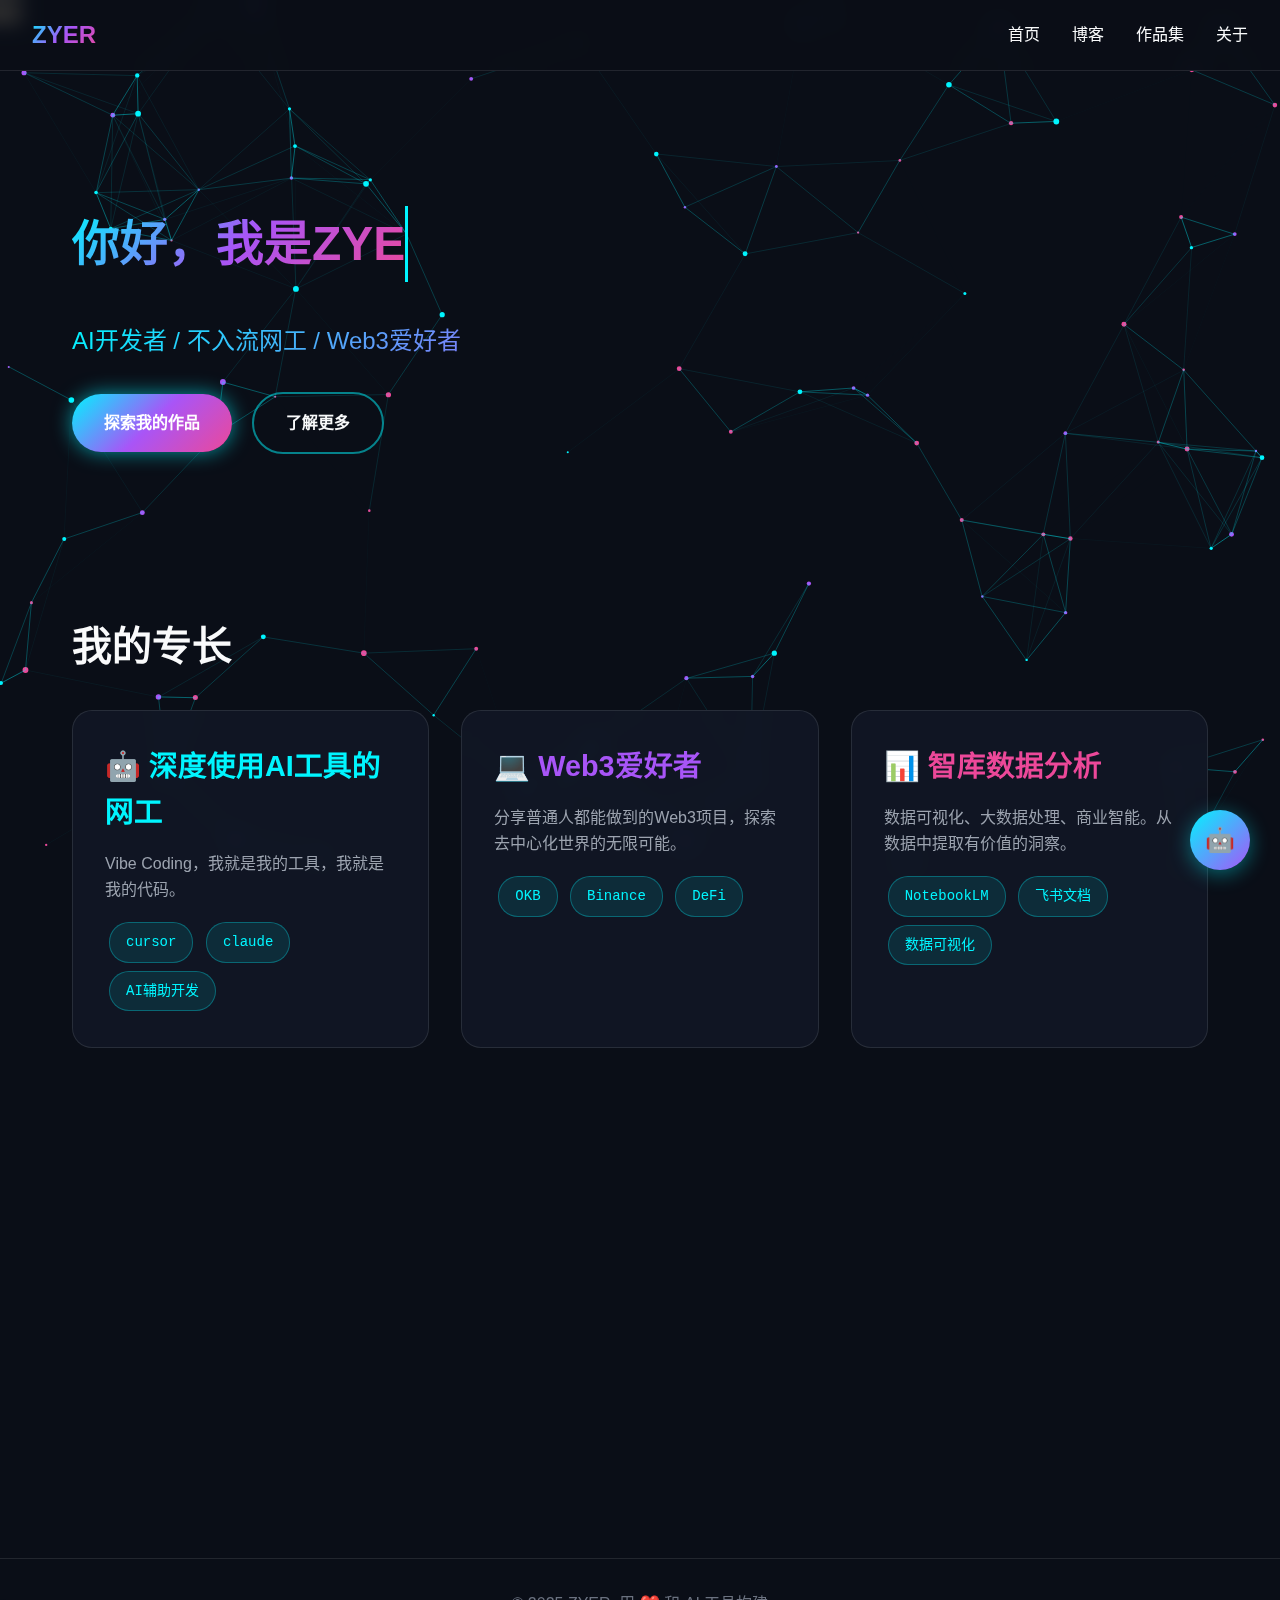
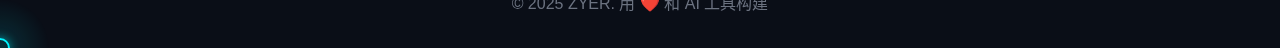
<file: index.html>
<!DOCTYPE html>
<html lang="zh-CN">
<head>
    <meta charset="UTF-8">
    <meta name="viewport" content="width=device-width, initial-scale=1.0">
    <meta http-equiv="X-UA-Compatible" content="IE=edge">

    <!-- 基础SEO -->
    <title>ZYER - AI开发者 & Web3爱好者 | 个人主页</title>
    <meta name="description" content="我是ZYER，一名热爱AI和Web开发的开发者。专注于深度学习、Web3、数据分析，分享技术见解和项目经验。使用Cursor、Claude等AI工具进行Vibe Coding。">
    <meta name="keywords" content="ZYER, AI开发者, Web3, Python, JavaScript, 深度学习, 区块链, 数据分析, Cursor, Claude, 机器学习">
    <meta name="author" content="ZYER">
    <meta name="robots" content="index, follow">
    <link rel="canonical" href="https://zyerai.github.io/zyer/">

    <!-- Open Graph / Facebook -->
    <meta property="og:type" content="website">
    <meta property="og:url" content="https://zyerai.github.io/zyer/">
    <meta property="og:title" content="ZYER - AI开发者 & Web3爱好者">
    <meta property="og:description" content="专注于AI、Web3和数据分析的开发者。分享技术见解和项目经验。">
    <meta property="og:image" content="https://zyerai.github.io/zyer/images/og-image.jpg">
    <meta property="og:locale" content="zh_CN">
    <meta property="og:site_name" content="ZYER的个人主页">

    <!-- Twitter Card -->
    <meta name="twitter:card" content="summary_large_image">
    <meta name="twitter:url" content="https://zyerai.github.io/zyer/">
    <meta name="twitter:title" content="ZYER - AI开发者 & Web3爱好者">
    <meta name="twitter:description" content="专注于AI、Web3和数据分析的开发者。分享技术见解和项目经验。">
    <meta name="twitter:image" content="https://zyerai.github.io/zyer/images/twitter-card.jpg">

    <!-- Favicon -->
    <link rel="icon" type="image/x-icon" href="favicon.ico">
    <link rel="apple-touch-icon" sizes="180x180" href="apple-touch-icon.png">

    <!-- 样式表 -->
    <link rel="stylesheet" href="css/style-ai.css">
    <link rel="stylesheet" href="css/ai-assistant.css">
    <link rel="stylesheet" href="css/custom-cursor.css">

    <!-- Preconnect优化 -->
    <link rel="preconnect" href="https://fonts.googleapis.com">
    <link rel="preconnect" href="https://fonts.gstatic.com" crossorigin>

    <!-- 结构化数据 -->
    <script type="application/ld+json">
    {
      "@context": "https://schema.org",
      "@type": "Person",
      "name": "ZYER",
      "url": "https://zyerai.github.io/zyer/",
      "jobTitle": "AI Developer",
      "description": "AI开发者和Web3爱好者，专注于深度学习、区块链和数据分析",
      "knowsAbout": ["Artificial Intelligence", "Web3", "Blockchain", "Python", "JavaScript", "Data Analysis"],
      "sameAs": [
        "https://github.com/zyerai"
      ]
    }
    </script>
</head>
<body>
    <canvas id="particles-canvas"></canvas>

    <!-- 主题切换按钮 -->
    <button id="theme-toggle" class="theme-toggle" aria-label="切换主题">
        <span class="theme-icon">🌙</span>
    </button>

    <nav class="navbar">
        <div class="logo">ZYER</div>
        <ul class="nav-links">
            <li><a href="index.html" aria-label="首页">首页</a></li>
            <li><a href="blog.html" aria-label="博客">博客</a></li>
            <li><a href="portfolio.html" aria-label="作品集">作品集</a></li>
            <li><a href="about.html" aria-label="关于">关于</a></li>
        </ul>
    </nav>

    <div class="container">
        <!-- Hero区域 -->
        <section class="hero">
            <h1 class="typewriter" id="hero-title"></h1>
            <p class="gradient-text" style="font-size: 1.5rem; margin: 1rem 0;">AI开发者 / 不入流网工 / Web3爱好者</p>
            <div style="margin-top: 2rem;">
                <a href="portfolio.html" class="btn btn-primary">探索我的作品</a>
                <a href="about.html" class="btn btn-secondary" style="margin-left: 1rem;">了解更多</a>
            </div>
        </section>

        <!-- 特色卡片区 -->
        <section id="features">
            <h2>我的专长</h2>
            <div style="display: grid; grid-template-columns: repeat(auto-fit, minmax(300px, 1fr)); gap: 2rem;">
                <div class="card">
                    <h3 style="color: #00f5ff;">🤖 深度使用AI工具的网工</h3>
                    <p style="color: var(--text-secondary); margin-top: 1rem;">
                      Vibe Coding，我就是我的工具，我就是我的代码。
                    </p>
                    <div style="margin-top: 1rem;">
                        <span class="tag">cursor</span>
                        <span class="tag">claude</span>
                        <span class="tag">AI辅助开发</span>
                    </div>
                </div>

                <div class="card">
                    <h3 style="color: #a855f7;">💻 Web3爱好者</h3>
                    <p style="color: var(--text-secondary); margin-top: 1rem;">
                      分享普通人都能做到的Web3项目，探索去中心化世界的无限可能。
                    </p>
                    <div style="margin-top: 1rem;">
                        <span class="tag">OKB</span>
                        <span class="tag">Binance</span>
                        <span class="tag">DeFi</span>
                    </div>
                </div>

                <div class="card">
                    <h3 style="color: #ec4899;">📊 智库数据分析</h3>
                    <p style="color: var(--text-secondary); margin-top: 1rem;">
                        数据可视化、大数据处理、商业智能。从数据中提取有价值的洞察。
                    </p>
                    <div style="margin-top: 1rem;">
                        <span class="tag">NotebookLM</span>
                        <span class="tag">飞书文档</span>
                        <span class="tag">数据可视化</span>
                    </div>
                </div>
            </div>
        </section>

        <!-- 社交链接 -->
        <section style="text-align: center; margin-top: 3rem;">
            <h2 style="margin-bottom: 2rem;">关注我</h2>
            <div style="display: flex; justify-content: center; gap: 1.5rem; flex-wrap: wrap;">
                <a href="https://github.com/zyerai" target="_blank" rel="noopener noreferrer"
                   class="btn btn-secondary" aria-label="GitHub">
                    🐙 GitHub
                </a>
                <a href="https://x.com/ZYER55" target="_blank" rel="noopener noreferrer"
                   class="btn btn-secondary" aria-label="X">
                    𝕏 X
                </a>
                <a href="mailto:zyyyyy123321@gmail.com"
                   class="btn btn-secondary" aria-label="Email">
                    📧 Email
                </a>
            </div>
        </section>
    </div>

    <!-- 页脚 -->
    <footer style="text-align: center; padding: 2rem; color: var(--text-muted); border-top: 1px solid rgba(255, 255, 255, 0.1); margin-top: 4rem;">
        <p>&copy; 2025 ZYER. 用 ❤️ 和 AI 工具构建</p>
    </footer>

    <!-- Google Analytics -->
    <script async src="https://www.googletagmanager.com/gtag/js?id=G-XXXXXXXXXX"></script>
    <script>
        window.dataLayer = window.dataLayer || [];
        function gtag(){dataLayer.push(arguments);}
        gtag('js', new Date());
        gtag('config', 'G-XXXXXXXXXX');
    </script>

    <script src="js/particles.js"></script>
    <script src="js/ai-assistant.js"></script>
    <script src="js/custom-cursor.js"></script>
    <script src="js/theme-toggle.js"></script>
    <script>
        // 打字机效果
        const title = "你好，我是ZYER";
        const titleElement = document.getElementById('hero-title');
        let index = 0;

        function typeWriter() {
            if (index < title.length) {
                titleElement.textContent += title.charAt(index);
                index++;
                setTimeout(typeWriter, 100);
            }
        }

        // 页面加载动画
        document.addEventListener('DOMContentLoaded', () => {
            typeWriter();

            // 滚动动画
            const sections = document.querySelectorAll('section');
            const observer = new IntersectionObserver((entries) => {
                entries.forEach(entry => {
                    if (entry.isIntersecting) {
                        entry.target.classList.add('visible');
                    }
                });
            }, { threshold: 0.1 });

            sections.forEach(section => observer.observe(section));
        });
    </script>
</body>
</html>
</file>
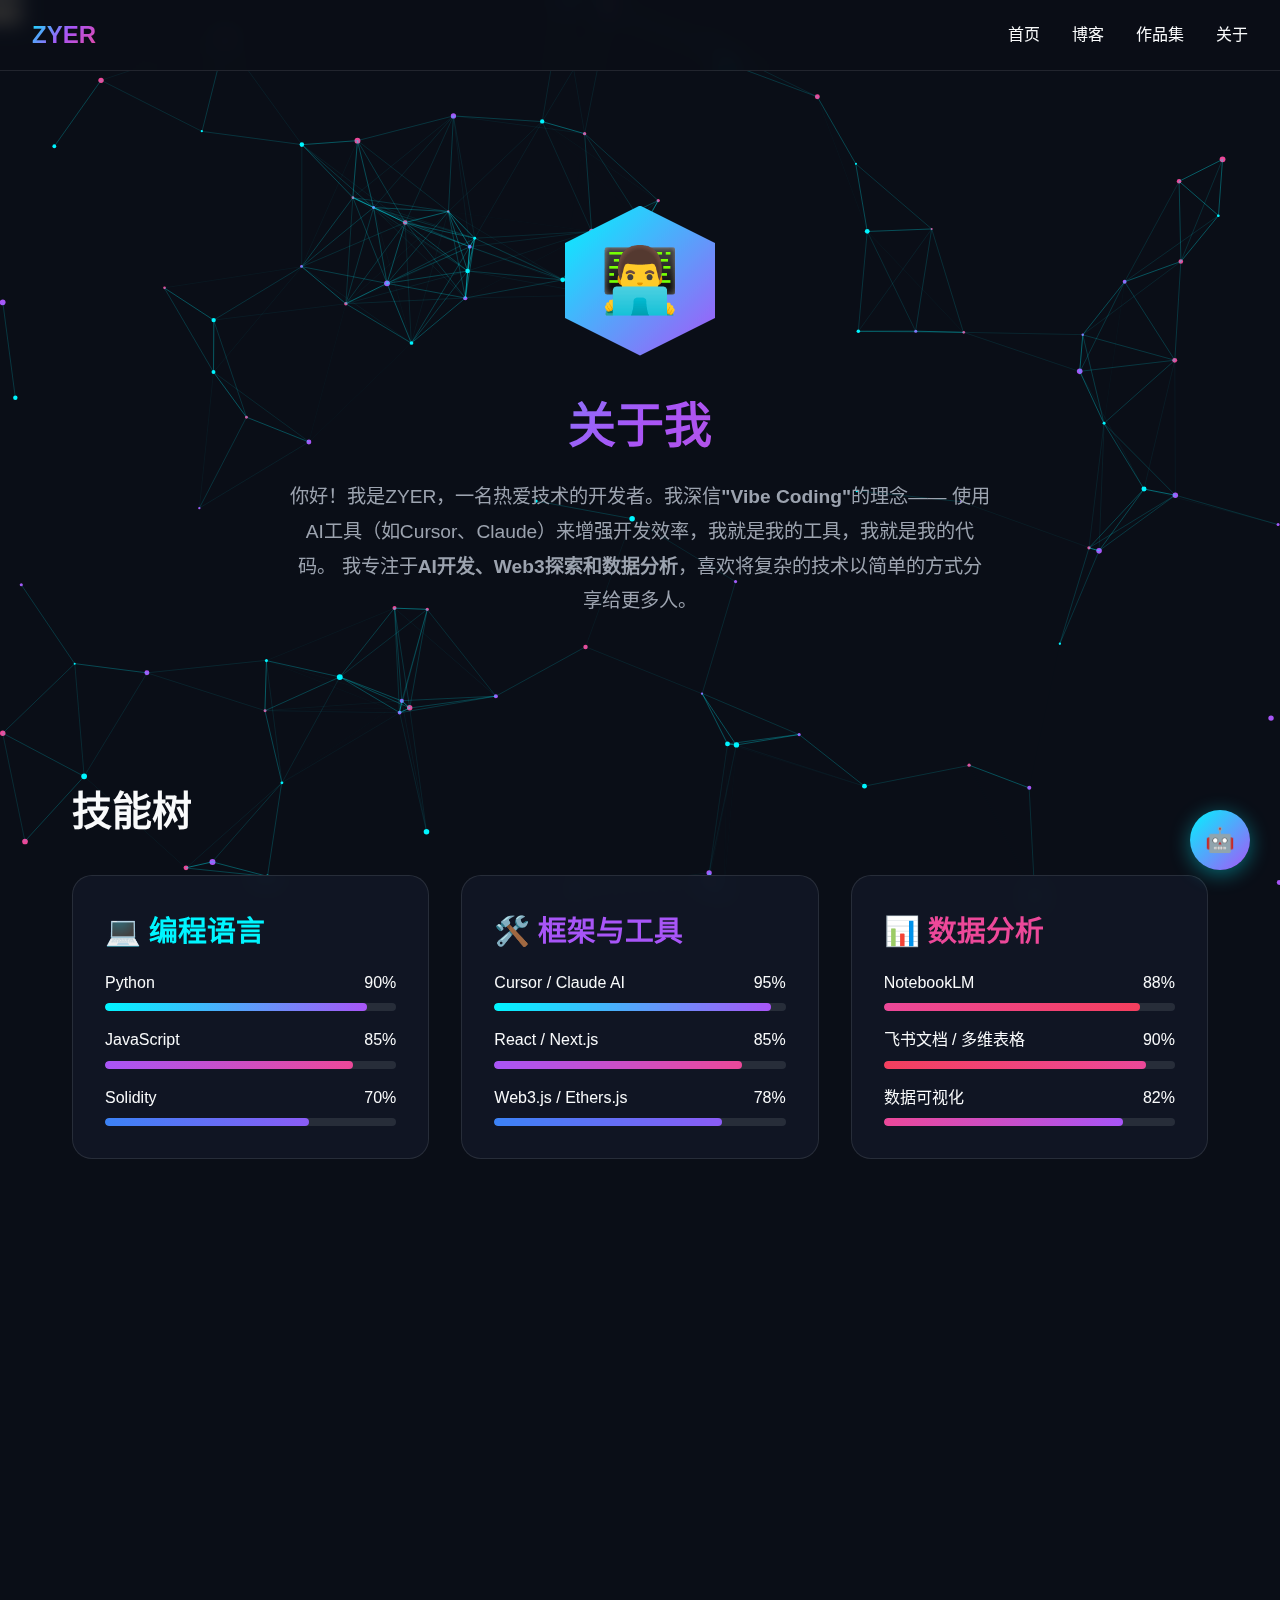
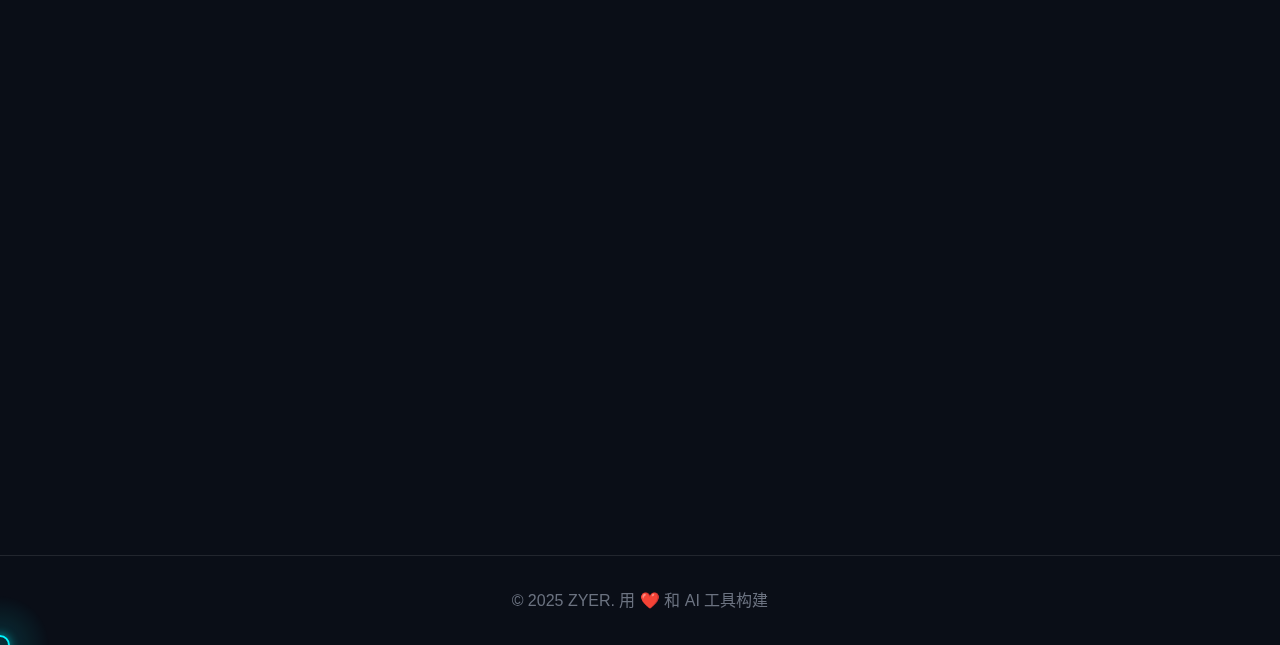
<file: about.html>
<!DOCTYPE html>
<html lang="zh-CN">
<head>
    <meta charset="UTF-8">
    <meta name="viewport" content="width=device-width, initial-scale=1.0">
    <meta http-equiv="X-UA-Compatible" content="IE=edge">

    <!-- SEO -->
    <title>关于ZYER - AI开发者 & 技术爱好者</title>
    <meta name="description" content="了解更多关于ZYER的信息。我是一名AI开发者和Web3爱好者，专注于深度学习、区块链和数据分析。查看我的技能树、经历和联系方式。">
    <meta name="keywords" content="ZYER, 关于我, 个人简介, 技能, 经历, AI开发者, Web3">
    <meta name="author" content="ZYER">

    <!-- Open Graph -->
    <meta property="og:type" content="website">
    <meta property="og:title" content="关于ZYER - AI开发者 & 技术爱好者">
    <meta property="og:description" content="了解更多关于ZYER的信息。我是一名AI开发者和Web3爱好者。">
    <meta property="og:url" content="https://zyerai.github.io/zyer/about.html">

    <!-- Twitter Card -->
    <meta name="twitter:card" content="summary">
    <meta name="twitter:title" content="关于ZYER">
    <meta name="twitter:description" content="AI开发者和Web3爱好者的个人简介">

    <link rel="stylesheet" href="css/style-ai.css">
    <link rel="stylesheet" href="css/ai-assistant.css">
    <link rel="stylesheet" href="css/custom-cursor.css">
</head>
<body>
    <canvas id="particles-canvas"></canvas>

    <!-- 主题切换按钮 -->
    <button id="theme-toggle" class="theme-toggle" aria-label="切换主题">
        <span class="theme-icon">🌙</span>
    </button>

    <nav class="navbar">
        <div class="logo">ZYER</div>
        <ul class="nav-links">
            <li><a href="index.html" aria-label="首页">首页</a></li>
            <li><a href="blog.html" aria-label="博客">博客</a></li>
            <li><a href="portfolio.html" aria-label="作品集">作品集</a></li>
            <li><a href="about.html" aria-label="关于" class="active">关于</a></li>
        </ul>
    </nav>

    <div class="container">
        <section style="text-align: center;">
            <div style="width: 150px; height: 150px; margin: 0 auto 2rem; background: linear-gradient(135deg, #00f5ff, #a855f7); clip-path: polygon(50% 0%, 100% 25%, 100% 75%, 50% 100%, 0% 75%, 0% 25%); display: flex; align-items: center; justify-content: center; font-size: 4rem;">
                👨‍💻
            </div>
            <h1>关于我</h1>
            <p style="color: var(--text-secondary); font-size: 1.2rem; max-width: 700px; margin: 0 auto; line-height: 1.8;">
                你好！我是ZYER，一名热爱技术的开发者。我深信<strong>"Vibe Coding"</strong>的理念——
                使用AI工具（如Cursor、Claude）来增强开发效率，我就是我的工具，我就是我的代码。
                我专注于<strong>AI开发、Web3探索和数据分析</strong>，喜欢将复杂的技术以简单的方式分享给更多人。
            </p>
        </section>

        <section>
            <h2>技能树</h2>
            <div style="display: grid; grid-template-columns: repeat(auto-fit, minmax(300px, 1fr)); gap: 2rem;">
                <div class="card">
                    <h3 style="color: #00f5ff;">💻 编程语言</h3>
                    <div style="margin-top: 1rem;">
                        <div style="margin-bottom: 1rem;">
                            <div style="display: flex; justify-content: space-between; margin-bottom: 0.5rem;">
                                <span>Python</span>
                                <span>90%</span>
                            </div>
                            <div style="height: 8px; background: rgba(255, 255, 255, 0.1); border-radius: 4px; overflow: hidden;">
                                <div style="height: 100%; width: 90%; background: linear-gradient(90deg, #00f5ff, #a855f7); border-radius: 4px;"></div>
                            </div>
                        </div>
                        <div style="margin-bottom: 1rem;">
                            <div style="display: flex; justify-content: space-between; margin-bottom: 0.5rem;">
                                <span>JavaScript</span>
                                <span>85%</span>
                            </div>
                            <div style="height: 8px; background: rgba(255, 255, 255, 0.1); border-radius: 4px; overflow: hidden;">
                                <div style="height: 100%; width: 85%; background: linear-gradient(90deg, #a855f7, #ec4899); border-radius: 4px;"></div>
                            </div>
                        </div>
                        <div>
                            <div style="display: flex; justify-content: space-between; margin-bottom: 0.5rem;">
                                <span>Solidity</span>
                                <span>70%</span>
                            </div>
                            <div style="height: 8px; background: rgba(255, 255, 255, 0.1); border-radius: 4px; overflow: hidden;">
                                <div style="height: 100%; width: 70%; background: linear-gradient(90deg, #3b82f6, #8b5cf6); border-radius: 4px;"></div>
                            </div>
                        </div>
                    </div>
                </div>

                <div class="card">
                    <h3 style="color: #a855f7;">🛠️ 框架与工具</h3>
                    <div style="margin-top: 1rem;">
                        <div style="margin-bottom: 1rem;">
                            <div style="display: flex; justify-content: space-between; margin-bottom: 0.5rem;">
                                <span>Cursor / Claude AI</span>
                                <span>95%</span>
                            </div>
                            <div style="height: 8px; background: rgba(255, 255, 255, 0.1); border-radius: 4px; overflow: hidden;">
                                <div style="height: 100%; width: 95%; background: linear-gradient(90deg, #00f5ff, #a855f7); border-radius: 4px;"></div>
                            </div>
                        </div>
                        <div style="margin-bottom: 1rem;">
                            <div style="display: flex; justify-content: space-between; margin-bottom: 0.5rem;">
                                <span>React / Next.js</span>
                                <span>85%</span>
                            </div>
                            <div style="height: 8px; background: rgba(255, 255, 255, 0.1); border-radius: 4px; overflow: hidden;">
                                <div style="height: 100%; width: 85%; background: linear-gradient(90deg, #a855f7, #ec4899); border-radius: 4px;"></div>
                            </div>
                        </div>
                        <div>
                            <div style="display: flex; justify-content: space-between; margin-bottom: 0.5rem;">
                                <span>Web3.js / Ethers.js</span>
                                <span>78%</span>
                            </div>
                            <div style="height: 8px; background: rgba(255, 255, 255, 0.1); border-radius: 4px; overflow: hidden;">
                                <div style="height: 100%; width: 78%; background: linear-gradient(90deg, #3b82f6, #8b5cf6); border-radius: 4px;"></div>
                            </div>
                        </div>
                    </div>
                </div>

                <div class="card">
                    <h3 style="color: #ec4899;">📊 数据分析</h3>
                    <div style="margin-top: 1rem;">
                        <div style="margin-bottom: 1rem;">
                            <div style="display: flex; justify-content: space-between; margin-bottom: 0.5rem;">
                                <span>NotebookLM</span>
                                <span>88%</span>
                            </div>
                            <div style="height: 8px; background: rgba(255, 255, 255, 0.1); border-radius: 4px; overflow: hidden;">
                                <div style="height: 100%; width: 88%; background: linear-gradient(90deg, #ec4899, #f43f5e); border-radius: 4px;"></div>
                            </div>
                        </div>
                        <div style="margin-bottom: 1rem;">
                            <div style="display: flex; justify-content: space-between; margin-bottom: 0.5rem;">
                                <span>飞书文档 / 多维表格</span>
                                <span>90%</span>
                            </div>
                            <div style="height: 8px; background: rgba(255, 255, 255, 0.1); border-radius: 4px; overflow: hidden;">
                                <div style="height: 100%; width: 90%; background: linear-gradient(90deg, #f43f5e, #ec4899); border-radius: 4px;"></div>
                            </div>
                        </div>
                        <div>
                            <div style="display: flex; justify-content: space-between; margin-bottom: 0.5rem;">
                                <span>数据可视化</span>
                                <span>82%</span>
                            </div>
                            <div style="height: 8px; background: rgba(255, 255, 255, 0.1); border-radius: 4px; overflow: hidden;">
                                <div style="height: 100%; width: 82%; background: linear-gradient(90deg, #ec4899, #a855f7); border-radius: 4px;"></div>
                            </div>
                        </div>
                    </div>
                </div>
            </div>
        </section>

        <section>
            <h2>我的技术理念</h2>
            <div style="display: grid; grid-template-columns: repeat(auto-fit, minmax(280px, 1fr)); gap: 1.5rem; max-width: 900px; margin: 0 auto;">
                <div class="card" style="padding: 1.5rem;">
                    <div style="font-size: 2rem; margin-bottom: 1rem;">🤖</div>
                    <h3 style="color: #00f5ff; margin-bottom: 0.5rem;">AI First</h3>
                    <p style="color: var(--text-secondary); font-size: 0.95rem;">
                        优先考虑AI工具和自动化，让AI成为编程伙伴而非替代品。
                    </p>
                </div>
                <div class="card" style="padding: 1.5rem;">
                    <div style="font-size: 2rem; margin-bottom: 1rem;">🌐</div>
                    <h3 style="color: #a855f7; margin-bottom: 0.5rem;">Web3 Explorer</h3>
                    <p style="color: var(--text-secondary); font-size: 0.95rem;">
                        探索去中心化技术的潜力，关注DeFi、NFT和DAO等新兴领域。
                    </p>
                </div>
                <div class="card" style="padding: 1.5rem;">
                    <div style="font-size: 2rem; margin-bottom: 1rem;">📚</div>
                    <h3 style="color: #ec4899; margin-bottom: 0.5rem;">知识分享</h3>
                    <p style="color: var(--text-secondary); font-size: 0.95rem;">
                        相信"教是最好的学"，通过分享来巩固和深化自己的理解。
                    </p>
                </div>
            </div>
        </section>

        <section style="text-align: center;">
            <h2>联系我</h2>
            <p style="color: var(--text-secondary); margin-bottom: 2rem; max-width: 600px; margin-left: auto; margin-right: auto;">
                无论你有技术问题、项目合作意向，还是想聊聊AI和Web3，都欢迎与我联系！
            </p>
            <div style="display: flex; justify-content: center; gap: 1rem; flex-wrap: wrap;">
                <a href="https://github.com/zyerai" target="_blank" rel="noopener noreferrer"
                   class="btn btn-primary" aria-label="GitHub">
                    🐙 GitHub
                </a>
                <a href="mailto:zyyyyy123321@gmail.com"
                   class="btn btn-secondary" aria-label="Email">
                    📧 发送邮件
                </a>
                <a href="https://x.com/ZYER55" target="_blank" rel="noopener noreferrer"
                   class="btn btn-secondary" aria-label="X">
                    𝕏 X
                </a>
            </div>
        </section>
    </div>

    <footer style="text-align: center; padding: 2rem; color: var(--text-muted); border-top: 1px solid rgba(255, 255, 255, 0.1); margin-top: 4rem;">
        <p>&copy; 2025 ZYER. 用 ❤️ 和 AI 工具构建</p>
    </footer>

    <!-- Google Analytics -->
    <script async src="https://www.googletagmanager.com/gtag/js?id=G-XXXXXXXXXX"></script>
    <script>
        window.dataLayer = window.dataLayer || [];
        function gtag(){dataLayer.push(arguments);}
        gtag('js', new Date());
        gtag('config', 'G-XXXXXXXXXX');
    </script>

    <script src="js/particles.js"></script>
    <script src="js/ai-assistant.js"></script>
    <script src="js/custom-cursor.js"></script>
    <script src="js/theme-toggle.js"></script>
    <script>
        document.addEventListener('DOMContentLoaded', () => {
            const sections = document.querySelectorAll('section');
            const observer = new IntersectionObserver((entries) => {
                entries.forEach(entry => {
                    if (entry.isIntersecting) {
                        entry.target.classList.add('visible');
                    }
                });
            }, { threshold: 0.1 });

            sections.forEach(section => observer.observe(section));
        });
    </script>
</body>
</html>
</file>
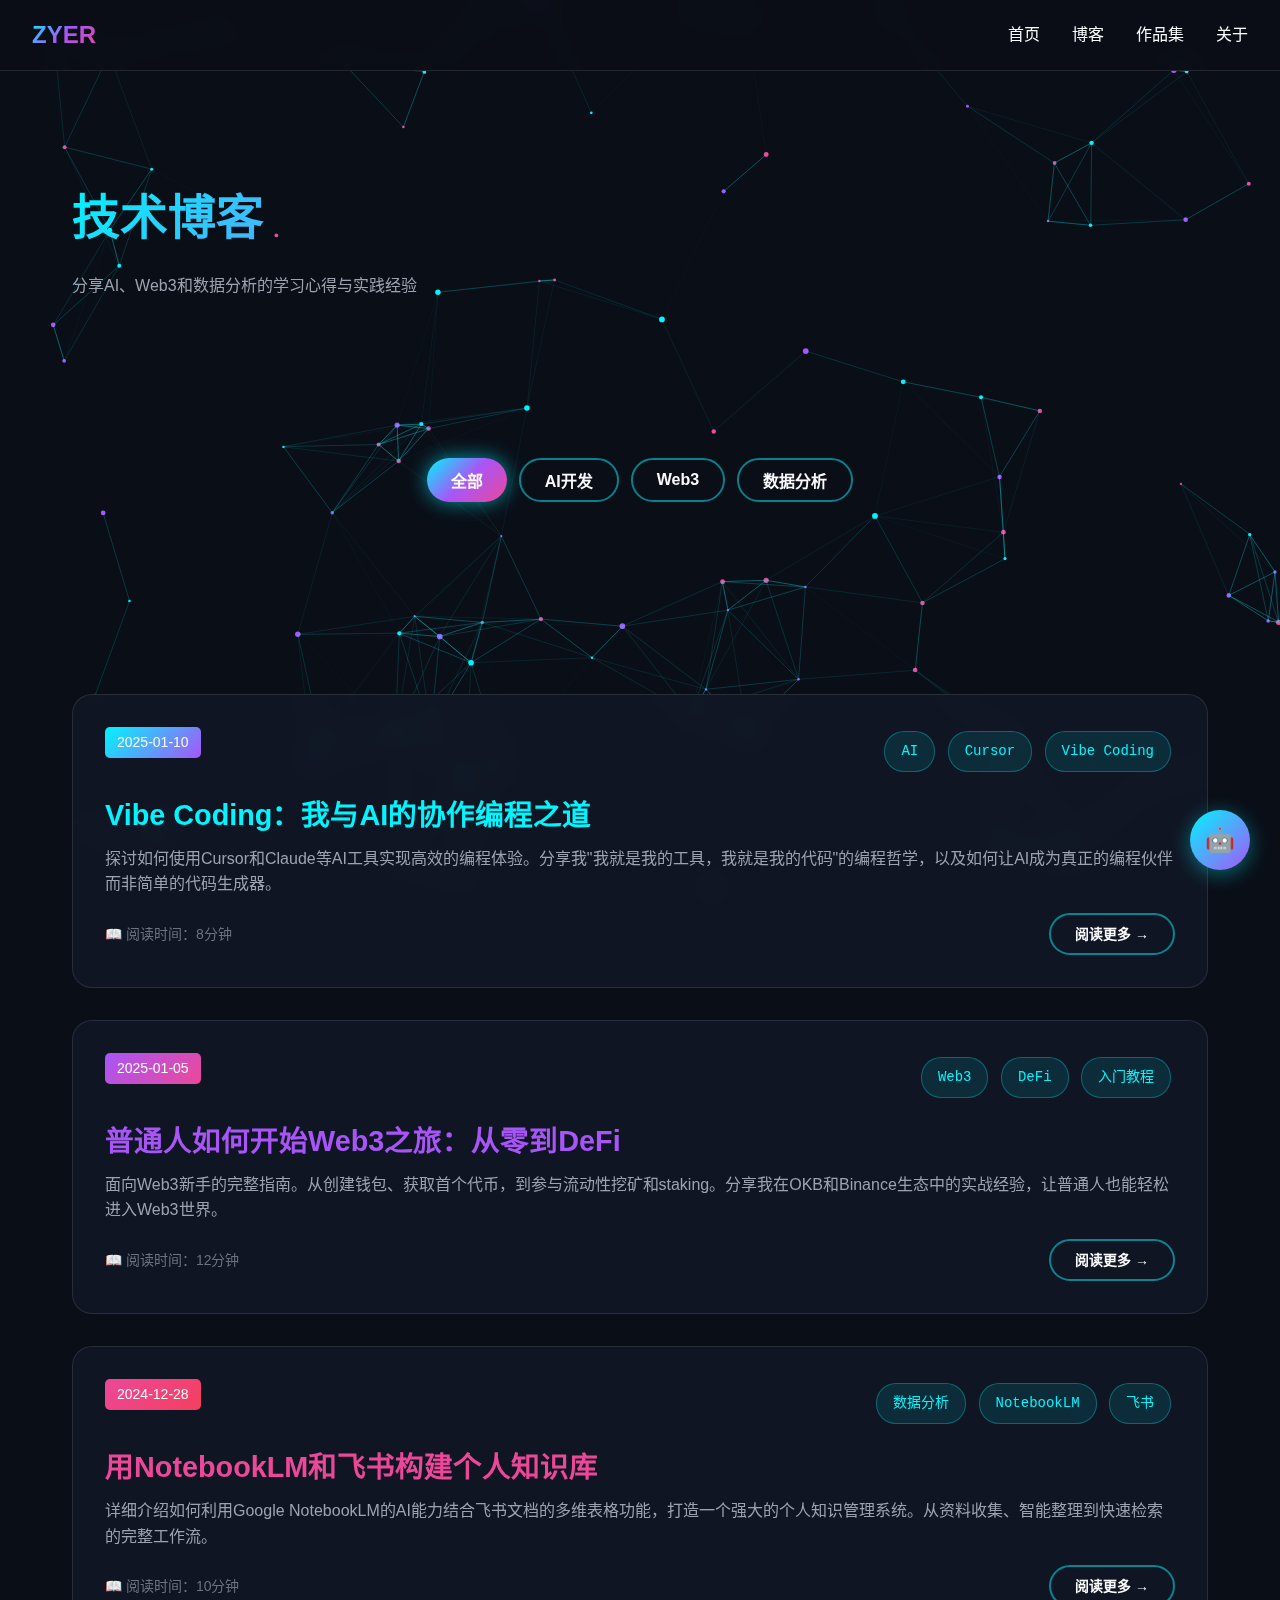
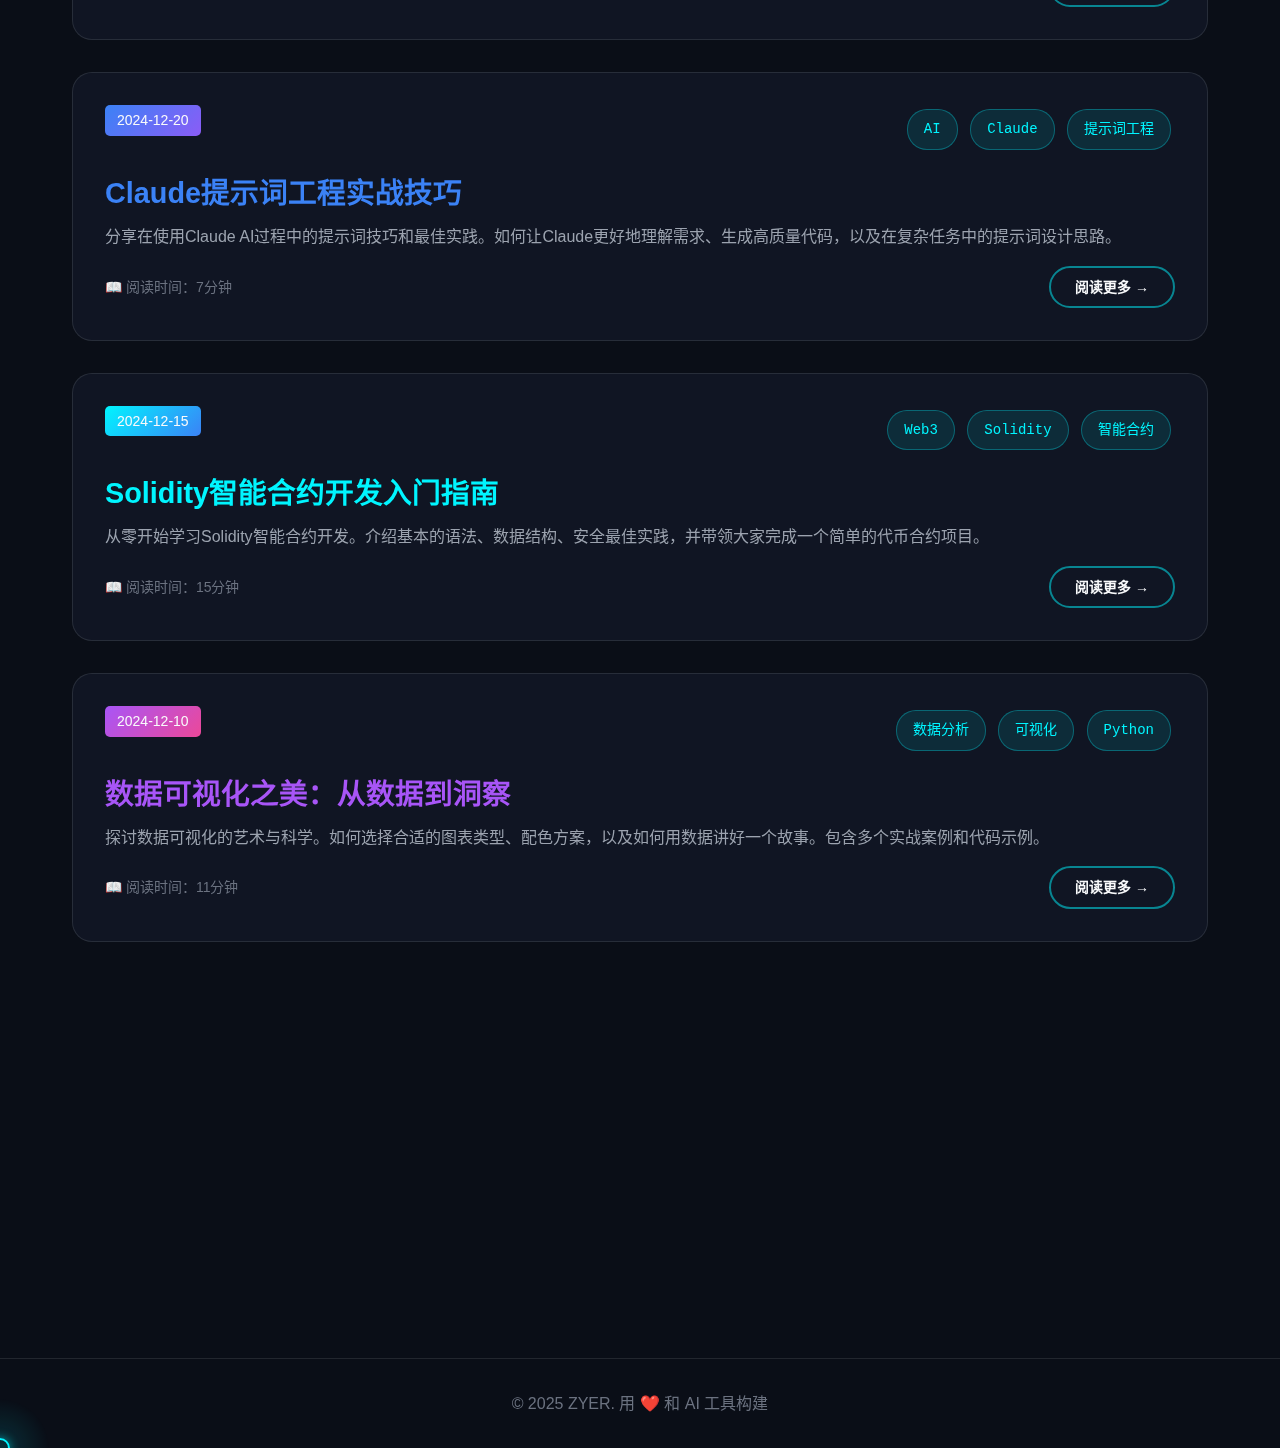
<file: blog.html>
<!DOCTYPE html>
<html lang="zh-CN">
<head>
    <meta charset="UTF-8">
    <meta name="viewport" content="width=device-width, initial-scale=1.0">
    <meta http-equiv="X-UA-Compatible" content="IE=edge">

    <!-- SEO -->
    <title>技术博客 - ZYER的AI与Web3探索笔记</title>
    <meta name="description" content="ZYER的技术博客，分享AI开发、Web3探索、数据分析等领域的见解和实战经验。">
    <meta name="keywords" content="ZYER, 技术博客, AI, Web3, 数据分析, Python, JavaScript, 教程">

    <!-- Open Graph -->
    <meta property="og:type" content="website">
    <meta property="og:title" content="技术博客 - ZYER的AI与Web3探索笔记">
    <meta property="og:description" content="分享AI开发、Web3探索、数据分析等领域的见解和实战经验。">
    <meta property="og:url" content="https://zyerai.github.io/zyer/blog.html">

    <link rel="stylesheet" href="css/style-ai.css">
    <link rel="stylesheet" href="css/ai-assistant.css">
    <link rel="stylesheet" href="css/custom-cursor.css">
</head>
<body>
    <canvas id="particles-canvas"></canvas>

    <nav class="navbar">
        <div class="logo">ZYER</div>
        <ul class="nav-links">
            <li><a href="index.html" aria-label="首页">首页</a></li>
            <li><a href="blog.html" aria-label="博客" class="active">博客</a></li>
            <li><a href="portfolio.html" aria-label="作品集">作品集</a></li>
            <li><a href="about.html" aria-label="关于">关于</a></li>
        </ul>
    </nav>

    <div class="container">
        <section>
            <h1>技术博客</h1>
            <p style="color: var(--text-secondary);">分享AI、Web3和数据分析的学习心得与实践经验</p>
        </section>

        <!-- 分类筛选 -->
        <section>
            <div style="display: flex; gap: 0.75rem; flex-wrap: wrap; margin-bottom: 2rem; justify-content: center;">
                <button class="btn btn-primary" style="padding: 0.5rem 1.5rem;" onclick="filterPosts('all')">全部</button>
                <button class="btn btn-secondary" style="padding: 0.5rem 1.5rem;" onclick="filterPosts('ai')">AI开发</button>
                <button class="btn btn-secondary" style="padding: 0.5rem 1.5rem;" onclick="filterPosts('web3')">Web3</button>
                <button class="btn btn-secondary" style="padding: 0.5rem 1.5rem;" onclick="filterPosts('data')">数据分析</button>
            </div>
        </section>

        <section id="blog-list">
            <!-- 文章1 -->
            <article class="card blog-post" data-category="ai" style="margin-bottom: 2rem;">
                <div style="display: flex; justify-content: space-between; align-items: start; margin-bottom: 1rem; flex-wrap: wrap; gap: 0.5rem;">
                    <span style="background: linear-gradient(135deg, #00f5ff, #a855f7); padding: 0.25rem 0.75rem; border-radius: 5px; font-size: 0.875rem;">2025-01-10</span>
                    <div>
                        <span class="tag">AI</span>
                        <span class="tag">Cursor</span>
                        <span class="tag">Vibe Coding</span>
                    </div>
                </div>
                <h3 style="margin-bottom: 0.5rem; color: #00f5ff;">Vibe Coding：我与AI的协作编程之道</h3>
                <p style="color: var(--text-secondary); margin-bottom: 1rem; line-height: 1.6;">
                    探讨如何使用Cursor和Claude等AI工具实现高效的编程体验。分享我"我就是我的工具，我就是我的代码"的编程哲学，以及如何让AI成为真正的编程伙伴而非简单的代码生成器。
                </p>
                <div style="display: flex; justify-content: space-between; align-items: center;">
                    <span style="color: var(--text-muted); font-size: 0.875rem;">📖 阅读时间：8分钟</span>
                    <a href="#" class="btn btn-secondary" style="padding: 0.5rem 1.5rem; font-size: 0.875rem;">阅读更多 →</a>
                </div>
            </article>

            <!-- 文章2 -->
            <article class="card blog-post" data-category="web3" style="margin-bottom: 2rem;">
                <div style="display: flex; justify-content: space-between; align-items: start; margin-bottom: 1rem; flex-wrap: wrap; gap: 0.5rem;">
                    <span style="background: linear-gradient(135deg, #a855f7, #ec4899); padding: 0.25rem 0.75rem; border-radius: 5px; font-size: 0.875rem;">2025-01-05</span>
                    <div>
                        <span class="tag">Web3</span>
                        <span class="tag">DeFi</span>
                        <span class="tag">入门教程</span>
                    </div>
                </div>
                <h3 style="margin-bottom: 0.5rem; color: #a855f7;">普通人如何开始Web3之旅：从零到DeFi</h3>
                <p style="color: var(--text-secondary); margin-bottom: 1rem; line-height: 1.6;">
                    面向Web3新手的完整指南。从创建钱包、获取首个代币，到参与流动性挖矿和staking。分享我在OKB和Binance生态中的实战经验，让普通人也能轻松进入Web3世界。
                </p>
                <div style="display: flex; justify-content: space-between; align-items: center;">
                    <span style="color: var(--text-muted); font-size: 0.875rem;">📖 阅读时间：12分钟</span>
                    <a href="#" class="btn btn-secondary" style="padding: 0.5rem 1.5rem; font-size: 0.875rem;">阅读更多 →</a>
                </div>
            </article>

            <!-- 文章3 -->
            <article class="card blog-post" data-category="data" style="margin-bottom: 2rem;">
                <div style="display: flex; justify-content: space-between; align-items: start; margin-bottom: 1rem; flex-wrap: wrap; gap: 0.5rem;">
                    <span style="background: linear-gradient(135deg, #ec4899, #f43f5e); padding: 0.25rem 0.75rem; border-radius: 5px; font-size: 0.875rem;">2024-12-28</span>
                    <div>
                        <span class="tag">数据分析</span>
                        <span class="tag">NotebookLM</span>
                        <span class="tag">飞书</span>
                    </div>
                </div>
                <h3 style="margin-bottom: 0.5rem; color: #ec4899;">用NotebookLM和飞书构建个人知识库</h3>
                <p style="color: var(--text-secondary); margin-bottom: 1rem; line-height: 1.6;">
                    详细介绍如何利用Google NotebookLM的AI能力结合飞书文档的多维表格功能，打造一个强大的个人知识管理系统。从资料收集、智能整理到快速检索的完整工作流。
                </p>
                <div style="display: flex; justify-content: space-between; align-items: center;">
                    <span style="color: var(--text-muted); font-size: 0.875rem;">📖 阅读时间：10分钟</span>
                    <a href="#" class="btn btn-secondary" style="padding: 0.5rem 1.5rem; font-size: 0.875rem;">阅读更多 →</a>
                </div>
            </article>

            <!-- 文章4 -->
            <article class="card blog-post" data-category="ai" style="margin-bottom: 2rem;">
                <div style="display: flex; justify-content: space-between; align-items: start; margin-bottom: 1rem; flex-wrap: wrap; gap: 0.5rem;">
                    <span style="background: linear-gradient(135deg, #3b82f6, #8b5cf6); padding: 0.25rem 0.75rem; border-radius: 5px; font-size: 0.875rem;">2024-12-20</span>
                    <div>
                        <span class="tag">AI</span>
                        <span class="tag">Claude</span>
                        <span class="tag">提示词工程</span>
                    </div>
                </div>
                <h3 style="margin-bottom: 0.5rem; color: #3b82f6;">Claude提示词工程实战技巧</h3>
                <p style="color: var(--text-secondary); margin-bottom: 1rem; line-height: 1.6;">
                    分享在使用Claude AI过程中的提示词技巧和最佳实践。如何让Claude更好地理解需求、生成高质量代码，以及在复杂任务中的提示词设计思路。
                </p>
                <div style="display: flex; justify-content: space-between; align-items: center;">
                    <span style="color: var(--text-muted); font-size: 0.875rem;">📖 阅读时间：7分钟</span>
                    <a href="#" class="btn btn-secondary" style="padding: 0.5rem 1.5rem; font-size: 0.875rem;">阅读更多 →</a>
                </div>
            </article>

            <!-- 文章5 -->
            <article class="card blog-post" data-category="web3" style="margin-bottom: 2rem;">
                <div style="display: flex; justify-content: space-between; align-items: start; margin-bottom: 1rem; flex-wrap: wrap; gap: 0.5rem;">
                    <span style="background: linear-gradient(135deg, #00f5ff, #3b82f6); padding: 0.25rem 0.75rem; border-radius: 5px; font-size: 0.875rem;">2024-12-15</span>
                    <div>
                        <span class="tag">Web3</span>
                        <span class="tag">Solidity</span>
                        <span class="tag">智能合约</span>
                    </div>
                </div>
                <h3 style="margin-bottom: 0.5rem; color: #00f5ff;">Solidity智能合约开发入门指南</h3>
                <p style="color: var(--text-secondary); margin-bottom: 1rem; line-height: 1.6;">
                    从零开始学习Solidity智能合约开发。介绍基本的语法、数据结构、安全最佳实践，并带领大家完成一个简单的代币合约项目。
                </p>
                <div style="display: flex; justify-content: space-between; align-items: center;">
                    <span style="color: var(--text-muted); font-size: 0.875rem;">📖 阅读时间：15分钟</span>
                    <a href="#" class="btn btn-secondary" style="padding: 0.5rem 1.5rem; font-size: 0.875rem;">阅读更多 →</a>
                </div>
            </article>

            <!-- 文章6 -->
            <article class="card blog-post" data-category="data" style="margin-bottom: 2rem;">
                <div style="display: flex; justify-content: space-between; align-items: start; margin-bottom: 1rem; flex-wrap: wrap; gap: 0.5rem;">
                    <span style="background: linear-gradient(135deg, #a855f7, #ec4899); padding: 0.25rem 0.75rem; border-radius: 5px; font-size: 0.875rem;">2024-12-10</span>
                    <div>
                        <span class="tag">数据分析</span>
                        <span class="tag">可视化</span>
                        <span class="tag">Python</span>
                    </div>
                </div>
                <h3 style="margin-bottom: 0.5rem; color: #a855f7;">数据可视化之美：从数据到洞察</h3>
                <p style="color: var(--text-secondary); margin-bottom: 1rem; line-height: 1.6;">
                    探讨数据可视化的艺术与科学。如何选择合适的图表类型、配色方案，以及如何用数据讲好一个故事。包含多个实战案例和代码示例。
                </p>
                <div style="display: flex; justify-content: space-between; align-items: center;">
                    <span style="color: var(--text-muted); font-size: 0.875rem;">📖 阅读时间：11分钟</span>
                    <a href="#" class="btn btn-secondary" style="padding: 0.5rem 1.5rem; font-size: 0.875rem;">阅读更多 →</a>
                </div>
            </article>
        </section>

        <!-- 加载更多 -->
        <section style="text-align: center; margin-top: 2rem;">
            <button class="btn btn-primary" style="padding: 0.75rem 2rem;">加载更多文章</button>
        </section>
    </div>

    <footer style="text-align: center; padding: 2rem; color: var(--text-muted); border-top: 1px solid rgba(255, 255, 255, 0.1); margin-top: 4rem;">
        <p>&copy; 2025 ZYER. 用 ❤️ 和 AI 工具构建</p>
    </footer>

    <script src="js/particles.js"></script>
    <script src="js/ai-assistant.js"></script>
    <script src="js/custom-cursor.js"></script>
    <script>
        // 博客分类筛选功能
        function filterPosts(category) {
            const posts = document.querySelectorAll('.blog-post');
            const buttons = document.querySelectorAll('section button');

            // 更新按钮状态
            buttons.forEach(btn => {
                if (btn.textContent.toLowerCase().includes(category) ||
                    (category === 'all' && btn.textContent === '全部')) {
                    btn.classList.remove('btn-secondary');
                    btn.classList.add('btn-primary');
                } else {
                    btn.classList.remove('btn-primary');
                    btn.classList.add('btn-secondary');
                }
            });

            // 筛选文章
            posts.forEach(post => {
                if (category === 'all' || post.dataset.category === category) {
                    post.style.display = 'block';
                    post.style.animation = 'fadeIn 0.5s ease';
                } else {
                    post.style.display = 'none';
                }
            });
        }

        // 添加淡入动画
        const style = document.createElement('style');
        style.textContent = `
            @keyframes fadeIn {
                from { opacity: 0; transform: translateY(20px); }
                to { opacity: 1; transform: translateY(0); }
            }
        `;
        document.head.appendChild(style);

        document.addEventListener('DOMContentLoaded', () => {
            const sections = document.querySelectorAll('section');
            const observer = new IntersectionObserver((entries) => {
                entries.forEach(entry => {
                    if (entry.isIntersecting) {
                        entry.target.classList.add('visible');
                    }
                });
            }, { threshold: 0.1 });

            sections.forEach(section => observer.observe(section));
        });
    </script>
</body>
</html>
</file>
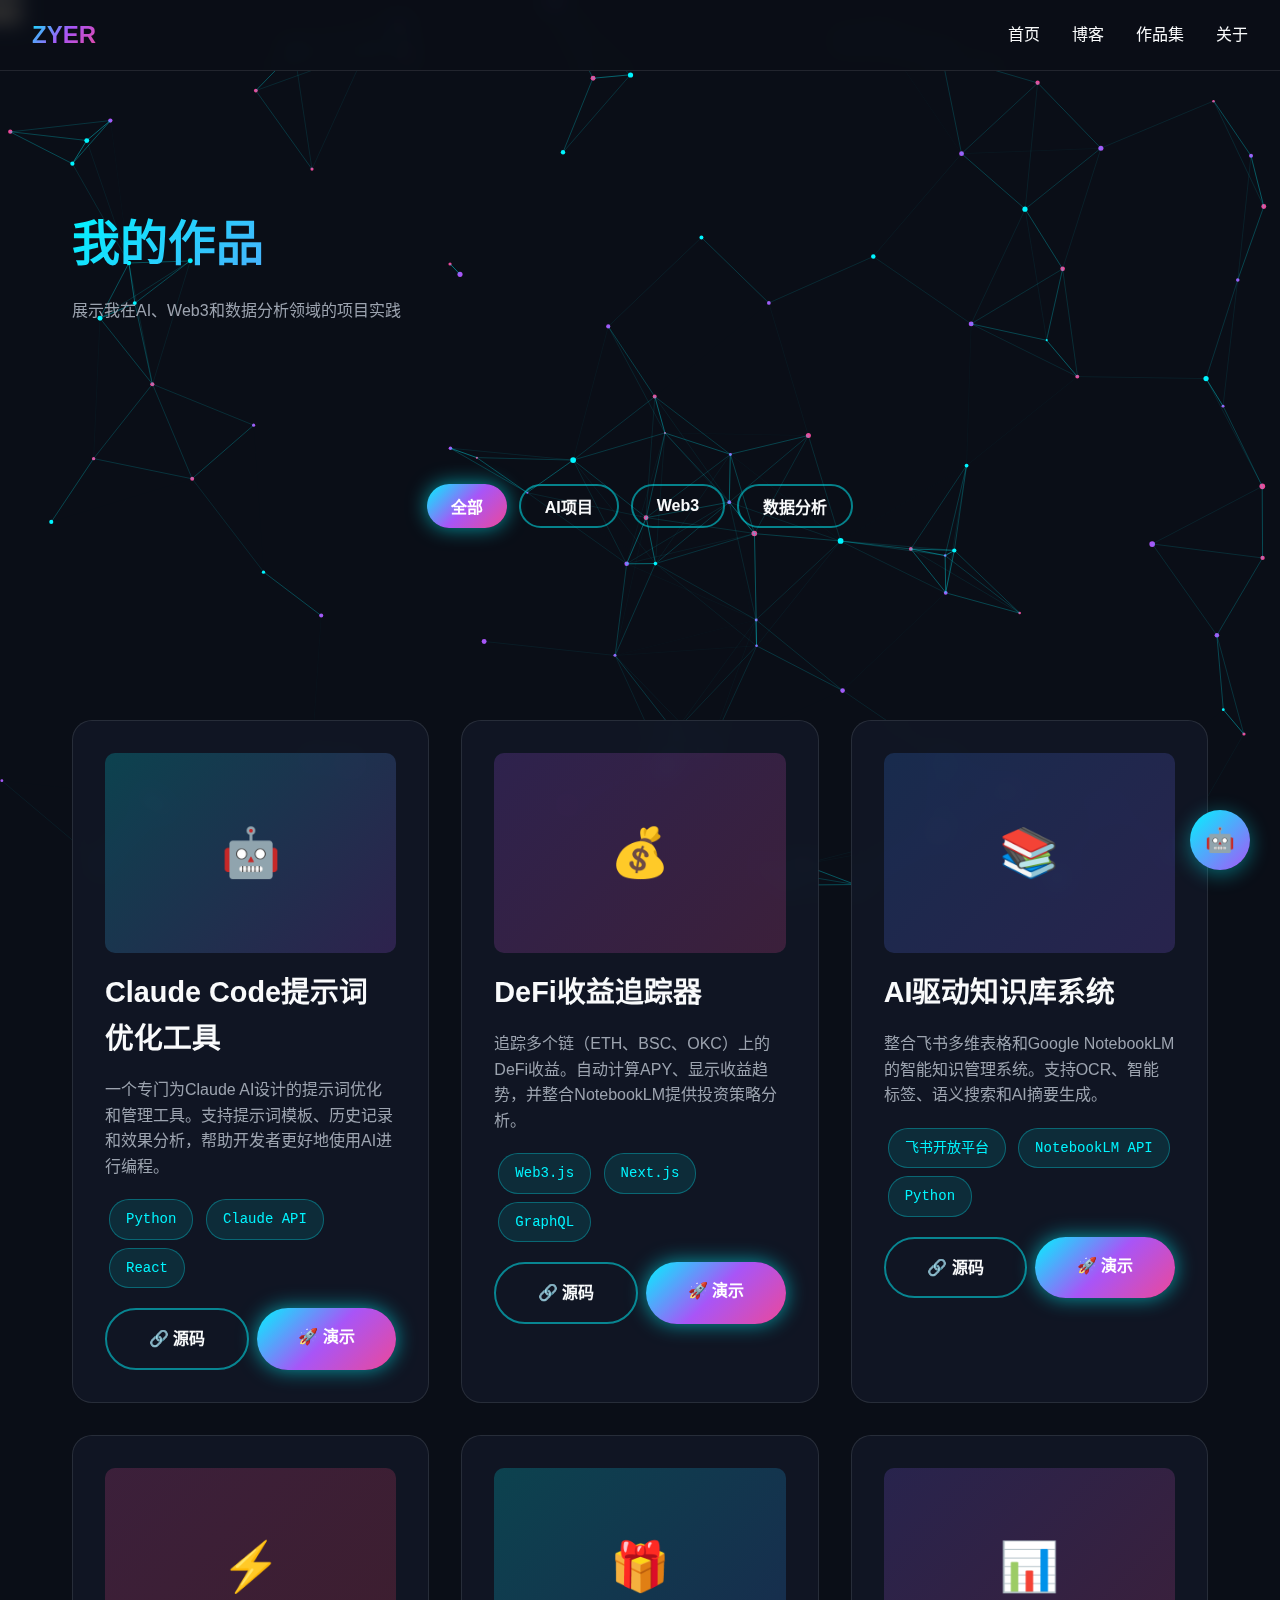
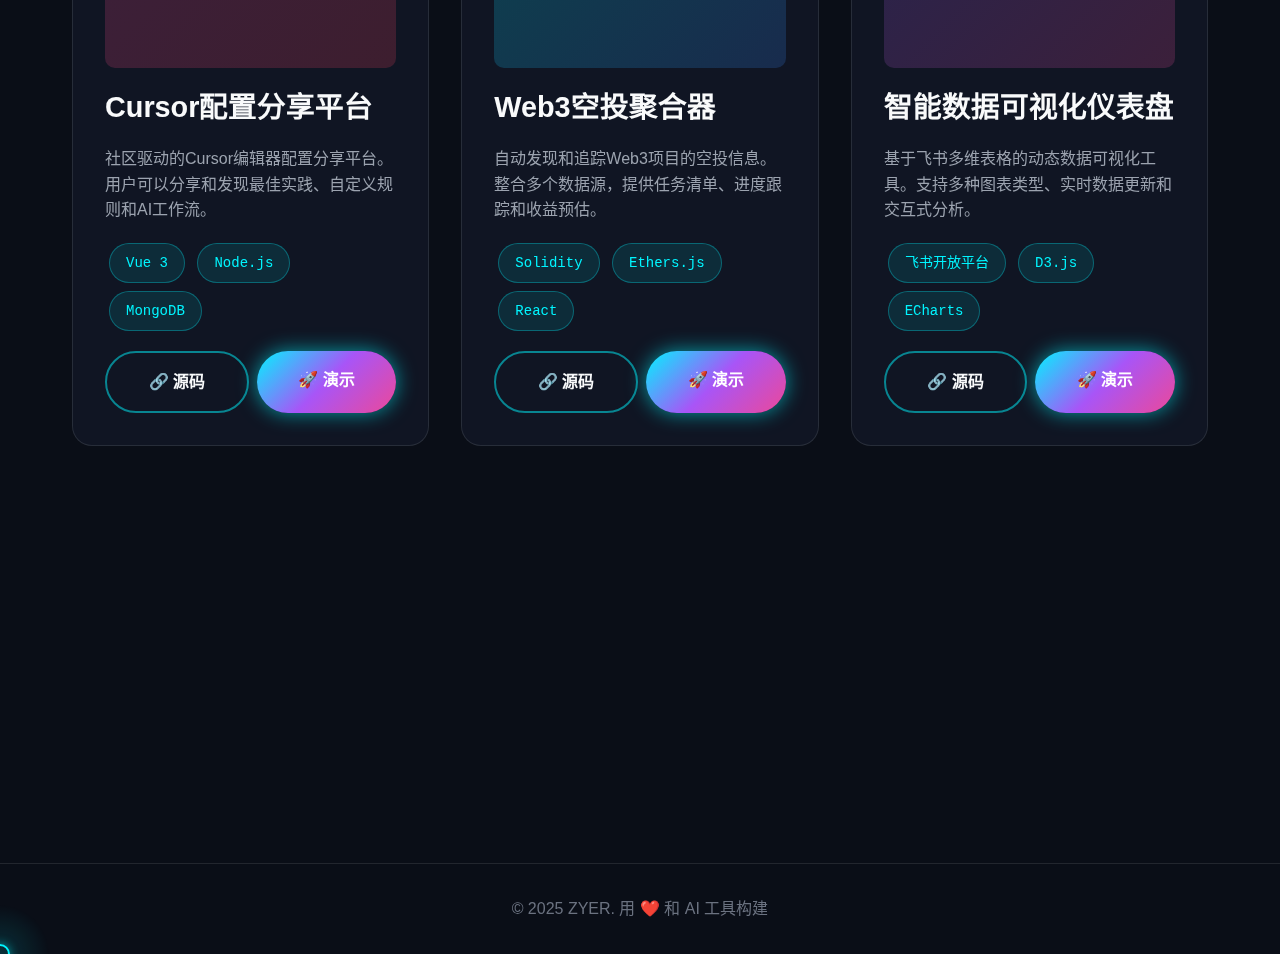
<file: portfolio.html>
<!DOCTYPE html>
<html lang="zh-CN">
<head>
    <meta charset="UTF-8">
    <meta name="viewport" content="width=device-width, initial-scale=1.0">
    <meta http-equiv="X-UA-Compatible" content="IE=edge">

    <!-- SEO -->
    <title>作品集 - ZYER的项目展示</title>
    <meta name="description" content="查看ZYER的项目作品集，包括AI开发、Web3应用、数据分析等项目。展示技术实力和创意实现。">
    <meta name="keywords" content="ZYER, 作品集, 项目, AI, Web3, 数据分析, 开源项目">

    <!-- Open Graph -->
    <meta property="og:type" content="website">
    <meta property="og:title" content="作品集 - ZYER的项目展示">
    <meta property="og:description" content="查看ZYER的项目作品集，包括AI开发、Web3应用、数据分析等项目。">
    <meta property="og:url" content="https://zyerai.github.io/zyer/portfolio.html">

    <link rel="stylesheet" href="css/style-ai.css">
    <link rel="stylesheet" href="css/ai-assistant.css">
    <link rel="stylesheet" href="css/custom-cursor.css">
</head>
<body>
    <canvas id="particles-canvas"></canvas>

    <!-- 主题切换按钮 -->
    <button id="theme-toggle" class="theme-toggle" aria-label="切换主题">
        <span class="theme-icon">🌙</span>
    </button>

    <nav class="navbar">
        <div class="logo">ZYER</div>
        <ul class="nav-links">
            <li><a href="index.html" aria-label="首页">首页</a></li>
            <li><a href="blog.html" aria-label="博客">博客</a></li>
            <li><a href="portfolio.html" aria-label="作品集" class="active">作品集</a></li>
            <li><a href="about.html" aria-label="关于">关于</a></li>
        </ul>
    </nav>

    <div class="container">
        <section>
            <h1>我的作品</h1>
            <p style="color: var(--text-secondary);">展示我在AI、Web3和数据分析领域的项目实践</p>
        </section>

        <!-- 项目分类筛选 -->
        <section>
            <div style="display: flex; gap: 0.75rem; flex-wrap: wrap; margin-bottom: 2rem; justify-content: center;">
                <button class="btn btn-primary" style="padding: 0.5rem 1.5rem;" onclick="filterProjects('all')">全部</button>
                <button class="btn btn-secondary" style="padding: 0.5rem 1.5rem;" onclick="filterProjects('ai')">AI项目</button>
                <button class="btn btn-secondary" style="padding: 0.5rem 1.5rem;" onclick="filterProjects('web3')">Web3</button>
                <button class="btn btn-secondary" style="padding: 0.5rem 1.5rem;" onclick="filterProjects('data')">数据分析</button>
            </div>
        </section>

        <section>
            <div style="display: grid; grid-template-columns: repeat(auto-fit, minmax(350px, 1fr)); gap: 2rem;">
                <!-- 项目1：AI辅助编程工具 -->
                <div class="card project-card" data-category="ai">
                    <div style="background: linear-gradient(135deg, rgba(0, 245, 255, 0.2), rgba(168, 85, 247, 0.2)); height: 200px; border-radius: 10px; margin-bottom: 1rem; display: flex; align-items: center; justify-content: center; font-size: 3rem;">
                        🤖
                    </div>
                    <h3>Claude Code提示词优化工具</h3>
                    <p style="color: var(--text-secondary); margin: 1rem 0; line-height: 1.6;">
                        一个专门为Claude AI设计的提示词优化和管理工具。支持提示词模板、历史记录和效果分析，帮助开发者更好地使用AI进行编程。
                    </p>
                    <div style="margin-bottom: 1rem;">
                        <span class="tag">Python</span>
                        <span class="tag">Claude API</span>
                        <span class="tag">React</span>
                    </div>
                    <div style="display: flex; gap: 0.5rem;">
                        <a href="https://github.com/zyerai" target="_blank" rel="noopener noreferrer" class="btn btn-secondary" style="flex: 1; text-align: center;">🔗 源码</a>
                        <a href="#" class="btn btn-primary" style="flex: 1; text-align: center;">🚀 演示</a>
                    </div>
                </div>

                <!-- 项目2：DeFi收益追踪器 -->
                <div class="card project-card" data-category="web3">
                    <div style="background: linear-gradient(135deg, rgba(168, 85, 247, 0.2), rgba(236, 72, 153, 0.2)); height: 200px; border-radius: 10px; margin-bottom: 1rem; display: flex; align-items: center; justify-content: center; font-size: 3rem;">
                        💰
                    </div>
                    <h3>DeFi收益追踪器</h3>
                    <p style="color: var(--text-secondary); margin: 1rem 0; line-height: 1.6;">
                        追踪多个链（ETH、BSC、OKC）上的DeFi收益。自动计算APY、显示收益趋势，并整合NotebookLM提供投资策略分析。
                    </p>
                    <div style="margin-bottom: 1rem;">
                        <span class="tag">Web3.js</span>
                        <span class="tag">Next.js</span>
                        <span class="tag">GraphQL</span>
                    </div>
                    <div style="display: flex; gap: 0.5rem;">
                        <a href="https://github.com/zyerai" target="_blank" rel="noopener noreferrer" class="btn btn-secondary" style="flex: 1; text-align: center;">🔗 源码</a>
                        <a href="#" class="btn btn-primary" style="flex: 1; text-align: center;">🚀 演示</a>
                    </div>
                </div>

                <!-- 项目3：飞书+NotebookLM知识库 -->
                <div class="card project-card" data-category="data">
                    <div style="background: linear-gradient(135deg, rgba(59, 130, 246, 0.2), rgba(139, 92, 246, 0.2)); height: 200px; border-radius: 10px; margin-bottom: 1rem; display: flex; align-items: center; justify-content: center; font-size: 3rem;">
                        📚
                    </div>
                    <h3>AI驱动知识库系统</h3>
                    <p style="color: var(--text-secondary); margin: 1rem 0; line-height: 1.6;">
                        整合飞书多维表格和Google NotebookLM的智能知识管理系统。支持OCR、智能标签、语义搜索和AI摘要生成。
                    </p>
                    <div style="margin-bottom: 1rem;">
                        <span class="tag">飞书开放平台</span>
                        <span class="tag">NotebookLM API</span>
                        <span class="tag">Python</span>
                    </div>
                    <div style="display: flex; gap: 0.5rem;">
                        <a href="https://github.com/zyerai" target="_blank" rel="noopener noreferrer" class="btn btn-secondary" style="flex: 1; text-align: center;">🔗 源码</a>
                        <a href="#" class="btn btn-primary" style="flex: 1; text-align: center;">🚀 演示</a>
                    </div>
                </div>

                <!-- 项目4：Cursor配置分享平台 -->
                <div class="card project-card" data-category="ai">
                    <div style="background: linear-gradient(135deg, rgba(236, 72, 153, 0.2), rgba(244, 63, 94, 0.2)); height: 200px; border-radius: 10px; margin-bottom: 1rem; display: flex; align-items: center; justify-content: center; font-size: 3rem;">
                        ⚡
                    </div>
                    <h3>Cursor配置分享平台</h3>
                    <p style="color: var(--text-secondary); margin: 1rem 0; line-height: 1.6;">
                        社区驱动的Cursor编辑器配置分享平台。用户可以分享和发现最佳实践、自定义规则和AI工作流。
                    </p>
                    <div style="margin-bottom: 1rem;">
                        <span class="tag">Vue 3</span>
                        <span class="tag">Node.js</span>
                        <span class="tag">MongoDB</span>
                    </div>
                    <div style="display: flex; gap: 0.5rem;">
                        <a href="https://github.com/zyerai" target="_blank" rel="noopener noreferrer" class="btn btn-secondary" style="flex: 1; text-align: center;">🔗 源码</a>
                        <a href="#" class="btn btn-primary" style="flex: 1; text-align: center;">🚀 演示</a>
                    </div>
                </div>

                <!-- 项目5：Web3空投聚合器 -->
                <div class="card project-card" data-category="web3">
                    <div style="background: linear-gradient(135deg, rgba(0, 245, 255, 0.2), rgba(59, 130, 246, 0.2)); height: 200px; border-radius: 10px; margin-bottom: 1rem; display: flex; align-items: center; justify-content: center; font-size: 3rem;">
                        🎁
                    </div>
                    <h3>Web3空投聚合器</h3>
                    <p style="color: var(--text-secondary); margin: 1rem 0; line-height: 1.6;">
                        自动发现和追踪Web3项目的空投信息。整合多个数据源，提供任务清单、进度跟踪和收益预估。
                    </p>
                    <div style="margin-bottom: 1rem;">
                        <span class="tag">Solidity</span>
                        <span class="tag">Ethers.js</span>
                        <span class="tag">React</span>
                    </div>
                    <div style="display: flex; gap: 0.5rem;">
                        <a href="https://github.com/zyerai" target="_blank" rel="noopener noreferrer" class="btn btn-secondary" style="flex: 1; text-align: center;">🔗 源码</a>
                        <a href="#" class="btn btn-primary" style="flex: 1; text-align: center;">🚀 演示</a>
                    </div>
                </div>

                <!-- 项目6：数据可视化仪表盘 -->
                <div class="card project-card" data-category="data">
                    <div style="background: linear-gradient(135deg, rgba(139, 92, 246, 0.2), rgba(236, 72, 153, 0.2)); height: 200px; border-radius: 10px; margin-bottom: 1rem; display: flex; align-items: center; justify-content: center; font-size: 3rem;">
                        📊
                    </div>
                    <h3>智能数据可视化仪表盘</h3>
                    <p style="color: var(--text-secondary); margin: 1rem 0; line-height: 1.6;">
                        基于飞书多维表格的动态数据可视化工具。支持多种图表类型、实时数据更新和交互式分析。
                    </p>
                    <div style="margin-bottom: 1rem;">
                        <span class="tag">飞书开放平台</span>
                        <span class="tag">D3.js</span>
                        <span class="tag">ECharts</span>
                    </div>
                    <div style="display: flex; gap: 0.5rem;">
                        <a href="https://github.com/zyerai" target="_blank" rel="noopener noreferrer" class="btn btn-secondary" style="flex: 1; text-align: center;">🔗 源码</a>
                        <a href="#" class="btn btn-primary" style="flex: 1; text-align: center;">🚀 演示</a>
                    </div>
                </div>
            </div>
        </section>

        <!-- 更多项目链接 -->
        <section style="text-align: center; margin-top: 3rem; padding: 2rem; background: rgba(255, 255, 255, 0.05); border-radius: 15px;">
            <h3 style="margin-bottom: 1rem;">查看更多项目</h3>
            <p style="color: var(--text-secondary); margin-bottom: 1.5rem;">
                在GitHub上查看我的所有开源项目和代码贡献
            </p>
            <a href="https://github.com/zyerai?tab=repositories" target="_blank" rel="noopener noreferrer"
               class="btn btn-primary" style="padding: 0.75rem 2rem;">
                🐙 访问我的GitHub
            </a>
        </section>
    </div>

    <footer style="text-align: center; padding: 2rem; color: var(--text-muted); border-top: 1px solid rgba(255, 255, 255, 0.1); margin-top: 4rem;">
        <p>&copy; 2025 ZYER. 用 ❤️ 和 AI 工具构建</p>
    </footer>

    <script src="js/particles.js"></script>
    <script src="js/ai-assistant.js"></script>
    <script src="js/custom-cursor.js"></script>
    <script>
        // 项目筛选功能
        function filterProjects(category) {
            const projects = document.querySelectorAll('.project-card');
            const buttons = document.querySelectorAll('section button');

            // 更新按钮状态
            buttons.forEach(btn => {
                const btnText = btn.textContent.toLowerCase();
                const isActive =
                    (category === 'all' && btnText.includes('全部')) ||
                    (category === 'ai' && btnText.includes('ai')) ||
                    (category === 'web3' && btnText.includes('web3')) ||
                    (category === 'data' && btnText.includes('数据'));

                if (isActive) {
                    btn.classList.remove('btn-secondary');
                    btn.classList.add('btn-primary');
                } else if (btnText.includes('全部') || btnText.includes('ai') ||
                          btnText.includes('web3') || btnText.includes('数据')) {
                    btn.classList.remove('btn-primary');
                    btn.classList.add('btn-secondary');
                }
            });

            // 筛选项目
            projects.forEach(project => {
                if (category === 'all' || project.dataset.category === category) {
                    project.style.display = 'block';
                    project.style.animation = 'fadeIn 0.5s ease';
                } else {
                    project.style.display = 'none';
                }
            });
        }

        // 添加淡入动画
        const style = document.createElement('style');
        style.textContent = `
            @keyframes fadeIn {
                from { opacity: 0; transform: translateY(20px); }
                to { opacity: 1; transform: translateY(0); }
            }
            .project-card:hover {
                transform: translateY(-5px);
                transition: transform 0.3s ease;
            }
        `;
        document.head.appendChild(style);

        document.addEventListener('DOMContentLoaded', () => {
            const sections = document.querySelectorAll('section');
            const observer = new IntersectionObserver((entries) => {
                entries.forEach(entry => {
                    if (entry.isIntersecting) {
                        entry.target.classList.add('visible');
                    }
                });
            }, { threshold: 0.1 });

            sections.forEach(section => observer.observe(section));
        });
    </script>

    <!-- Google Analytics -->
    <script async src="https://www.googletagmanager.com/gtag/js?id=G-XXXXXXXXXX"></script>
    <script>
        window.dataLayer = window.dataLayer || [];
        function gtag(){dataLayer.push(arguments);}
        gtag('js', new Date());
        gtag('config', 'G-XXXXXXXXXX');
    </script>

    <script src="js/theme-toggle.js"></script>
</body>
</html>
</file>
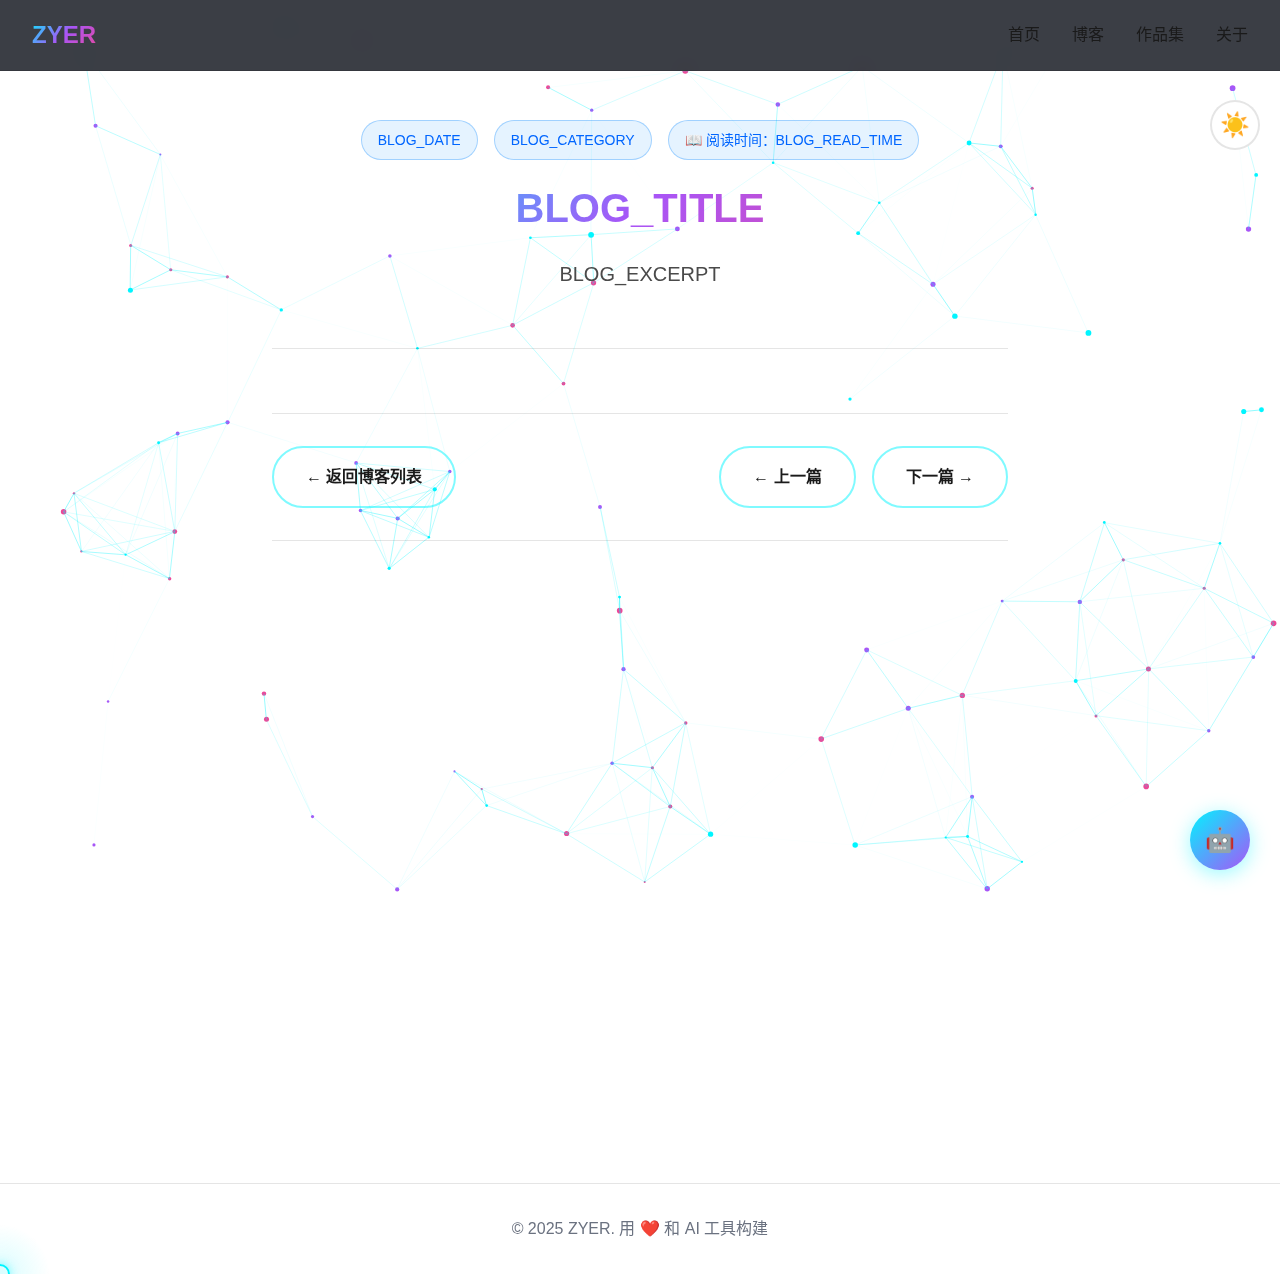
<file: blog/blog-template.html>
<!DOCTYPE html>
<html lang="zh-CN">
<head>
    <meta charset="UTF-8">
    <meta name="viewport" content="width=device-width, initial-scale=1.0">
    <meta http-equiv="X-UA-Compatible" content="IE=edge">

    <!-- SEO - 动态更新 -->
    <title>BLOG_TITLE - ZYER的技术博客</title>
    <meta name="description" content="BLOG_DESCRIPTION">
    <meta name="keywords" content="ZYER, 技术博客, BLOG_TAGS, AI, Web3">
    <meta name="author" content="ZYER">

    <!-- Open Graph -->
    <meta property="og:type" content="article">
    <meta property="og:title" content="BLOG_TITLE">
    <meta property="og:description" content="BLOG_DESCRIPTION">
    <meta property="og:url" content="https://zyerai.github.io/zyer/blog/BLOG_SLUG.html">
    <meta property="article:published_time" content="BLOG_DATE">
    <meta property="article:author" content="ZYER">
    <meta property="article:section" content="BLOG_CATEGORY">

    <!-- Twitter Card -->
    <meta name="twitter:card" content="summary_large_image">
    <meta name="twitter:title" content="BLOG_TITLE">
    <meta name="twitter:description" content="BLOG_DESCRIPTION">

    <link rel="stylesheet" href="../css/style-ai.css">
    <link rel="stylesheet" href="../css/ai-assistant.css">
    <link rel="stylesheet" href="../css/custom-cursor.css">
    <link rel="stylesheet" href="../css/blog-post.css">
    <link rel="canonical" href="https://zyerai.github.io/zyer/blog/BLOG_SLUG.html">
</head>
<body>
    <canvas id="particles-canvas"></canvas>

    <!-- 主题切换按钮 -->
    <button id="theme-toggle" class="theme-toggle" aria-label="切换主题">
        <span class="theme-icon">🌙</span>
    </button>

    <nav class="navbar">
        <div class="logo">ZYER</div>
        <ul class="nav-links">
            <li><a href="../index.html" aria-label="首页">首页</a></li>
            <li><a href="../blog.html" aria-label="博客">博客</a></li>
            <li><a href="../portfolio.html" aria-label="作品集">作品集</a></li>
            <li><a href="../about.html" aria-label="关于">关于</a></li>
        </ul>
    </nav>

    <article class="blog-post-container">
        <!-- 文章头部 -->
        <header class="blog-header">
            <div class="blog-meta">
                <span class="blog-date">BLOG_DATE</span>
                <span class="blog-category">BLOG_CATEGORY</span>
                <span class="blog-reading-time">📖 阅读时间：BLOG_READ_TIME</span>
            </div>
            <h1 class="blog-title">BLOG_TITLE</h1>
            <p class="blog-excerpt">BLOG_EXCERPT</p>
            <div class="blog-tags">
                <!-- TAGS_LIST -->
            </div>
        </header>

        <!-- 文章内容 -->
        <div class="blog-content">
            <div class="prose">
                <!-- CONTENT_HERE -->
            </div>
        </div>

        <!-- 文章导航 -->
        <nav class="blog-navigation">
            <a href="../blog.html" class="btn btn-secondary">← 返回博客列表</a>
            <div class="nav-buttons">
                <a href="PREV_POST" class="btn btn-secondary">← 上一篇</a>
                <a href="NEXT_POST" class="btn btn-secondary">下一篇 →</a>
            </div>
        </nav>

        <!-- 相关文章 -->
        <section class="related-posts">
            <h2>相关文章</h2>
            <div class="related-posts-grid">
                <!-- RELATED_POSTS_HERE -->
            </div>
        </section>

        <!-- 评论区（预留） -->
        <section class="comments-section">
            <h2>讨论</h2>
            <div id="giscus-container"></div>
        </section>
    </article>

    <footer style="text-align: center; padding: 2rem; color: var(--text-muted); border-top: 1px solid var(--border-color); margin-top: 4rem;">
        <p>&copy; 2025 ZYER. 用 ❤️ 和 AI 工具构建</p>
    </footer>

    <!-- Google Analytics -->
    <script async src="https://www.googletagmanager.com/gtag/js?id=G-XXXXXXXXXX"></script>
    <script>
        window.dataLayer = window.dataLayer || [];
        function gtag(){dataLayer.push(arguments);}
        gtag('js', new Date());
        gtag('config', 'G-XXXXXXXXXX');
    </script>

    <!-- Giscus评论系统 -->
    <script>
        const giscusConfig = {
            src: 'https://giscus.app/client.js',
            'data-repo': 'zyerai/zyer',
            'data-repo-id': 'REPO_ID',
            'data-category': 'Announcements',
            'data-category-id': 'CATEGORY_ID',
            'data-mapping': 'pathname',
            'data-strict': '0',
            'data-reactions-enabled': '1',
            'data-emit-metadata': '0',
            'data-input-position': 'bottom',
            'data-theme': 'preferred_color_scheme',
            'data-lang': 'zh-CN',
            'data-loading': 'lazy',
            crossorigin: 'anonymous',
            async: true
        };

        // 动态加载Giscus
        function loadGiscus() {
            const script = document.createElement('script');
            Object.entries(giscusConfig).forEach(([key, value]) => {
                script.setAttribute(key, value);
            });
            document.getElementById('giscus-container').appendChild(script);
        }

        // 页面加载后加载评论
        document.addEventListener('DOMContentLoaded', loadGiscus);
    </script>

    <script src="../js/particles.js"></script>
    <script src="../js/ai-assistant.js"></script>
    <script src="../js/custom-cursor.js"></script>
    <script src="../js/theme-toggle.js"></script>

    <!-- 文章页特定脚本 -->
    <script>
        // 滚动进度条
        const progressBar = document.createElement('div');
        progressBar.className = 'reading-progress';
        document.body.appendChild(progressBar);

        window.addEventListener('scroll', () => {
            const scrollTop = document.documentElement.scrollTop;
            const scrollHeight = document.documentElement.scrollHeight - document.documentElement.clientHeight;
            const progress = (scrollTop / scrollHeight) * 100;
            progressBar.style.width = progress + '%';
        });

        // 代码高亮（使用highlight.js）
        document.addEventListener('DOMContentLoaded', () => {
            const blocks = document.querySelectorAll('pre code');
            if (blocks.length > 0) {
                const script = document.createElement('script');
                script.src = 'https://cdnjs.cloudflare.com/ajax/libs/highlight.js/11.9.0/highlight.min.js';
                script.onload = () => {
                    hljs.highlightAll();
                };
                document.head.appendChild(script);

                const link = document.createElement('link');
                link.rel = 'stylesheet';
                link.href = 'https://cdnjs.cloudflare.com/ajax/libs/highlight.js/11.9.0/styles/atom-one-dark.min.css';
                document.head.appendChild(link);
            }
        });

        // 平滑滚动
        document.querySelectorAll('a[href^="#"]').forEach(anchor => {
            anchor.addEventListener('click', function (e) {
                e.preventDefault();
                const target = document.querySelector(this.getAttribute('href'));
                if (target) {
                    target.scrollIntoView({
                        behavior: 'smooth',
                        block: 'start'
                    });
                }
            });
        });
    </script>
</body>
</html>
</file>
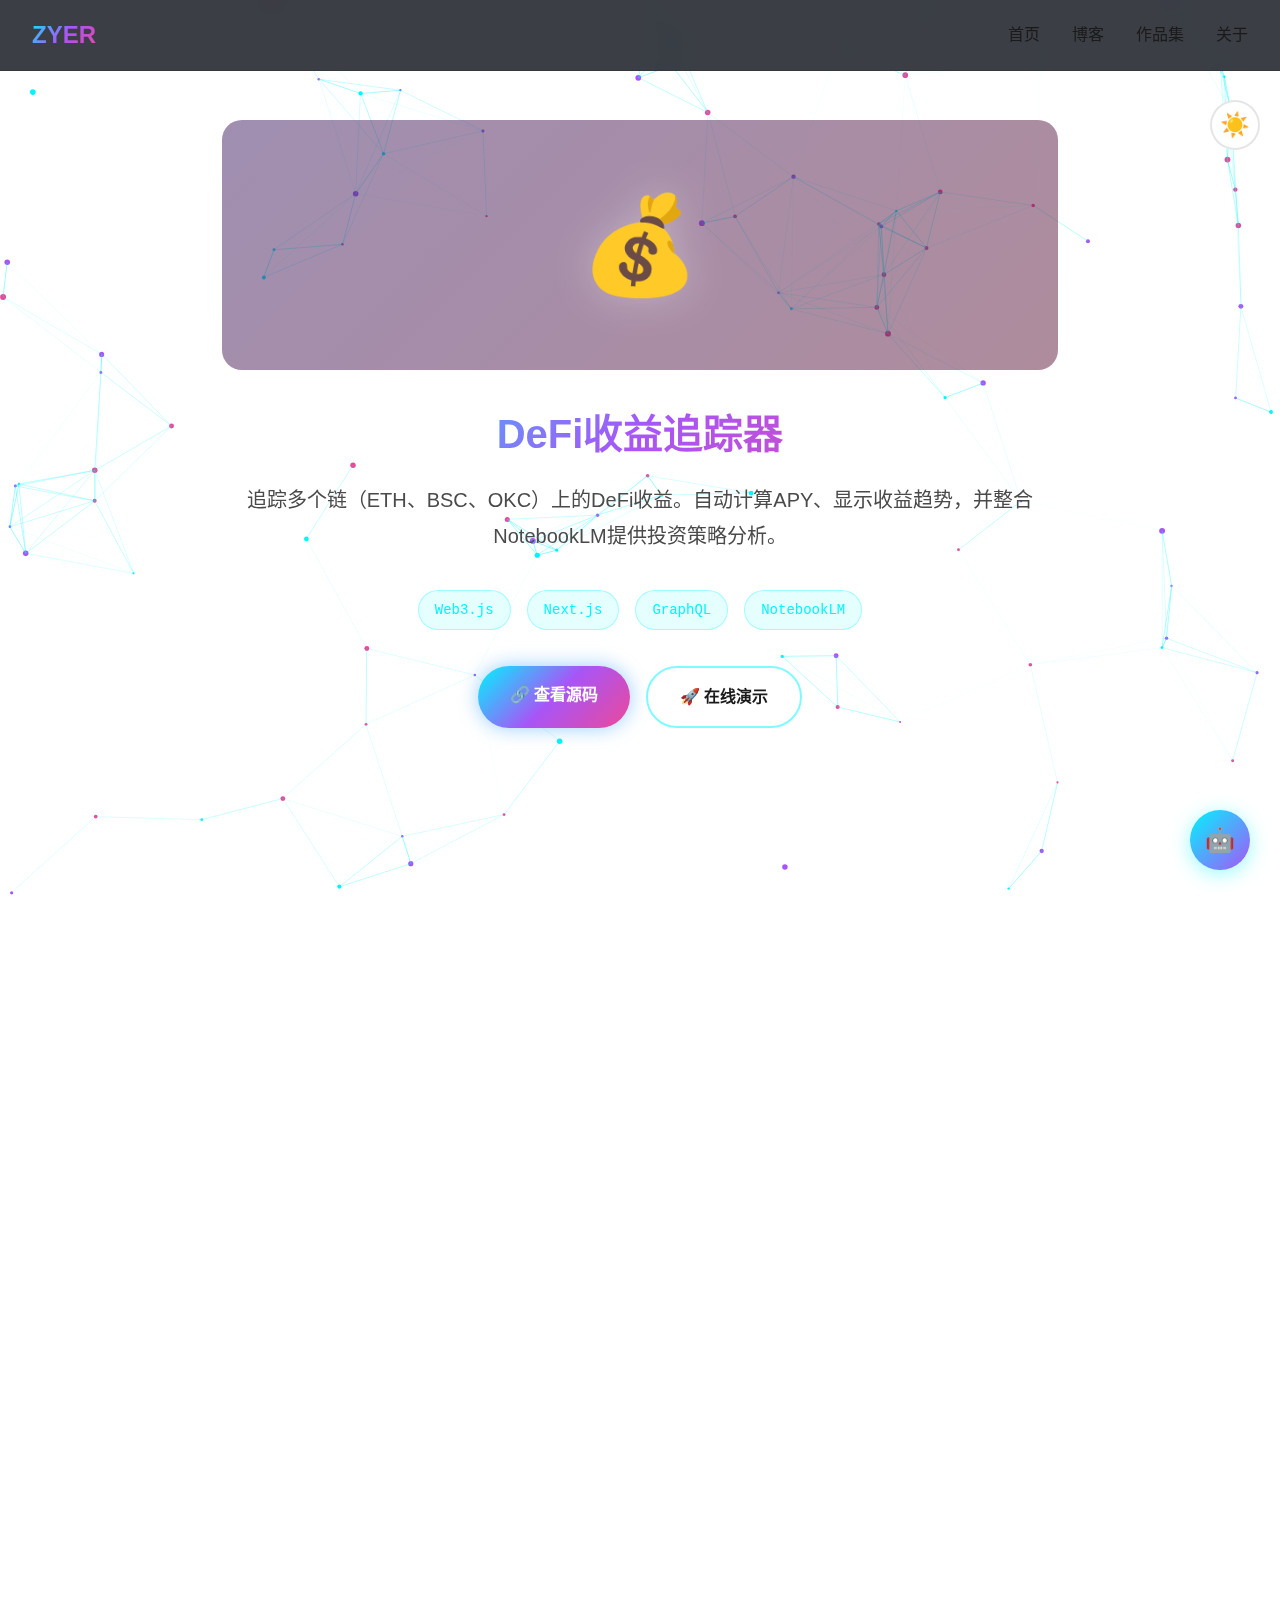
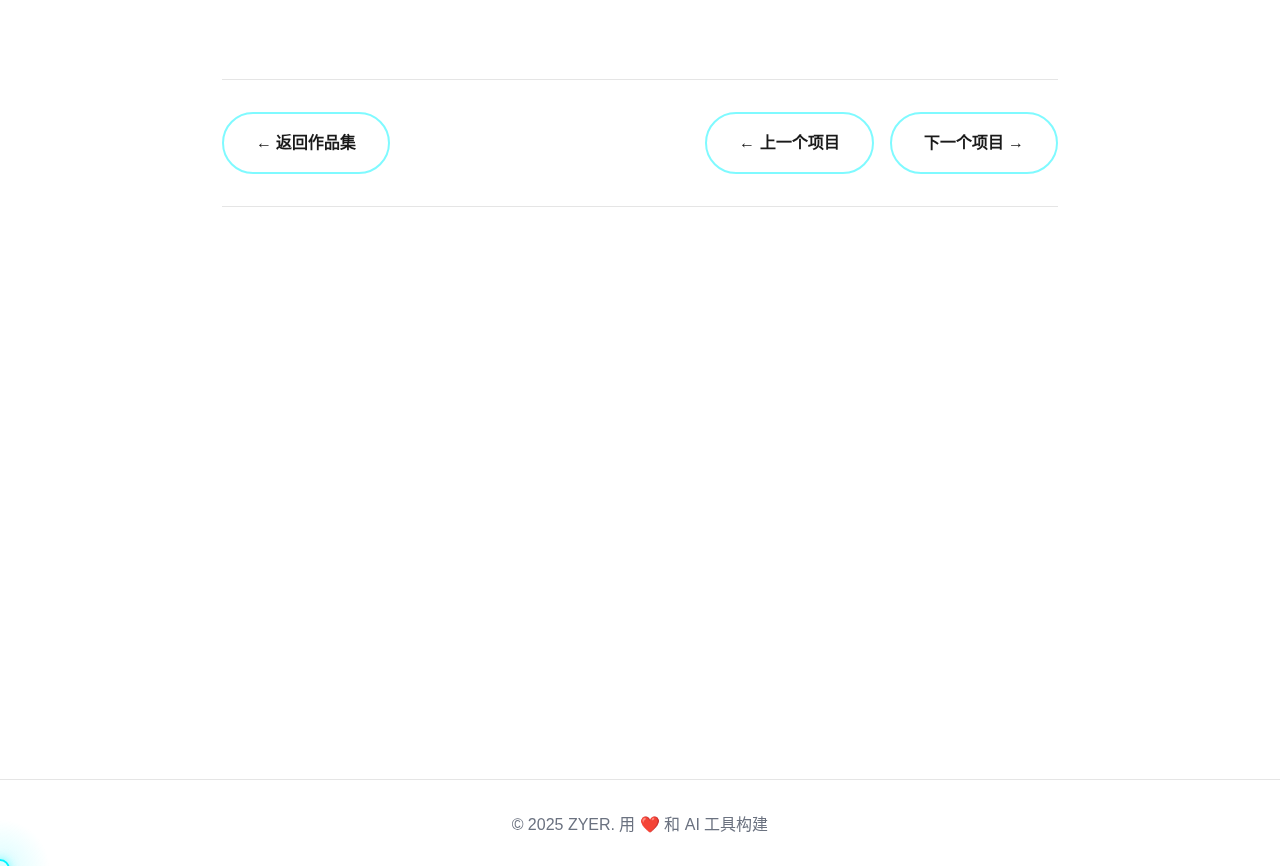
<file: projects/defi-tracker.html>
<!DOCTYPE html>
<html lang="zh-CN">
<head>
    <meta charset="UTF-8">
    <meta name="viewport" content="width=device-width, initial-scale=1.0">
    <meta http-equiv="X-UA-Compatible" content="IE=edge">

    <!-- SEO -->
    <title>DeFi收益追踪器 - ZYER的作品</title>
    <meta name="description" content="追踪多个链上的DeFi收益，自动计算APY、显示收益趋势，并整合NotebookLM提供投资策略分析">
    <meta name="keywords" content="ZYER, DeFi, 收益追踪, Web3, React, Next.js">
    <meta name="author" content="ZYER">

    <!-- Open Graph -->
    <meta property="og:type" content="website">
    <meta property="og:title" content="DeFi收益追踪器">
    <meta property="og:description" content="追踪多个链上的DeFi收益，自动计算APY、显示收益趋势">
    <meta property="og:url" content="https://zyerai.github.io/zyer/projects/defi-tracker.html">

    <!-- Twitter Card -->
    <meta name="twitter:card" content="summary_large_image">
    <meta name="twitter:title" content="DeFi收益追踪器">
    <meta name="twitter:description" content="追踪多个链上的DeFi收益，自动计算APY、显示收益趋势">

    <link rel="stylesheet" href="../css/style-ai.css">
    <link rel="stylesheet" href="../css/ai-assistant.css">
    <link rel="stylesheet" href="../css/custom-cursor.css">
    <link rel="stylesheet" href="../css/project-detail.css">
    <link rel="canonical" href="https://zyerai.github.io/zyer/projects/defi-tracker.html">
</head>
<body>
    <canvas id="particles-canvas"></canvas>

    <!-- 主题切换按钮 -->
    <button id="theme-toggle" class="theme-toggle" aria-label="切换主题">
        <span class="theme-icon">🌙</span>
    </button>

    <nav class="navbar">
        <div class="logo">ZYER</div>
        <ul class="nav-links">
            <li><a href="../index.html" aria-label="首页">首页</a></li>
            <li><a href="../blog.html" aria-label="博客">博客</a></li>
            <li><a href="../portfolio.html" aria-label="作品集">作品集</a></li>
            <li><a href="../about.html" aria-label="关于">关于</a></li>
        </ul>
    </nav>

    <article class="project-container">
        <!-- 项目头部 -->
        <header class="project-header">
            <div class="project-hero" style="background: linear-gradient(135deg, rgba(168, 85, 247, 0.3), rgba(236, 72, 153, 0.3));">
                <div class="project-icon">💰</div>
            </div>
            <div class="project-info">
                <h1 class="project-title">DeFi收益追踪器</h1>
                <p class="project-description">
                    追踪多个链（ETH、BSC、OKC）上的DeFi收益。自动计算APY、显示收益趋势，并整合NotebookLM提供投资策略分析。
                </p>
                <div class="project-meta">
                    <div class="project-tags">
                        <span class="tag">Web3.js</span>
                        <span class="tag">Next.js</span>
                        <span class="tag">GraphQL</span>
                        <span class="tag">NotebookLM</span>
                    </div>
                    <div class="project-links">
                        <a href="https://github.com/zyerai" target="_blank" rel="noopener noreferrer" class="btn btn-primary">
                            🔗 查看源码
                        </a>
                        <a href="#" class="btn btn-secondary">
                            🚀 在线演示
                        </a>
                    </div>
                </div>
            </div>
        </header>

        <!-- 项目统计 -->
        <section class="project-stats">
            <div class="stat">
                <div class="stat-icon">⭐</div>
                <div class="stat-value">128</div>
                <div class="stat-label">Stars</div>
            </div>
            <div class="stat">
                <div class="stat-icon">🍴</div>
                <div class="stat-value">32</div>
                <div class="stat-label">Forks</div>
            </div>
            <div class="stat">
                <div class="stat-icon">👁️</div>
                <div class="stat-value">1.2K</div>
                <div class="stat-label">Views</div>
            </div>
            <div class="stat">
                <div class="stat-icon">📅</div>
                <div class="stat-value">2025-01</div>
                <div class="stat-label">更新时间</div>
            </div>
        </section>

        <!-- 项目详情 -->
        <section class="project-section">
            <h2>项目简介</h2>
            <div class="project-content">
                <p>
                    DeFi收益追踪器是一个帮助你管理和分析DeFi投资收益的全能工具。
                    支持以太坊、BSC、OKChain等多个公链，自动追踪你的流动性挖矿、
                    Staking和借贷收益。
                </p>
                <p>
                    项目整合了Google NotebookLM的AI能力，可以根据你的投资历史生成个性化的策略建议，
                    让你的DeFi投资更加智能和高效。
                </p>
            </div>
        </section>

        <section class="project-section">
            <h2>主要功能</h2>
            <ul class="feature-list">
                <li>多链支持：以太坊、BSC、OKChain等主流公链</li>
                <li>实时APY计算：自动计算并更新年化收益率</li>
                <li>收益趋势图表：直观的图表展示收益变化</li>
                <li>AI策略分析：基于NotebookLM的智能投资建议</li>
                <li>价格预警：设定阈值，自动通知价格变动</li>
                <li>风险评分：评估DeFi协议的安全性</li>
                <li>多语言支持：中文、英文</li>
                <li>暗色/亮色主题切换</li>
            </ul>
        </section>

        <section class="project-section">
            <h2>技术栈</h2>
            <div class="tech-stack">
                <div class="tech-item">
                    <div class="tech-name">Next.js 14</div>
                    <div class="tech-version">React框架</div>
                </div>
                <div class="tech-item">
                    <div class="tech-name">TypeScript</div>
                    <div class="tech-version">类型安全</div>
                </div>
                <div class="tech-item">
                    <div class="tech-name">Web3.js</div>
                    <div class="tech-version">区块链交互</div>
                </div>
                <div class="tech-item">
                    <div class="tech-name">GraphQL</div>
                    <div class="tech-version">数据查询</div>
                </div>
                <div class="tech-item">
                    <div class="tech-name">TailwindCSS</div>
                    <div class="tech-version">样式框架</div>
                </div>
                <div class="tech-item">
                    <div class="tech-name">Recharts</div>
                    <div class="tech-version">图表库</div>
                </div>
            </div>
        </section>

        <section class="project-section">
            <h2>安装与使用</h2>
            <div class="installation">
                <h3>环境要求</h3>
                <ul>
                    <li>Node.js >= 18.0.0</li>
                    <li>npm 或 yarn</li>
                    <li>MetaMask或其他Web3钱包</li>
                </ul>

                <h3>安装步骤</h3>
                <pre><code>git clone https://github.com/zyerai/defi-tracker.git
cd defi-tracker
npm install</code></pre>

                <h3>配置环境变量</h3>
                <pre><code>cp .env.example .env.local
# 编辑 .env.local 添加你的API密钥</code></pre>

                <h3>运行项目</h3>
                <pre><code>npm run dev</code></pre>

                <p>访问 http://localhost:3000 查看应用</p>
            </div>
        </section>

        <section class="project-section">
            <h2>项目截图</h2>
            <div class="project-gallery">
                <div class="gallery-item" style="background: linear-gradient(135deg, rgba(168, 85, 247, 0.2), rgba(236, 72, 153, 0.2)); display: flex; align-items: center; justify-content: center;">
                    <span style="font-size: 3rem;">📊 收益仪表盘</span>
                </div>
                <div class="gallery-item" style="background: linear-gradient(135deg, rgba(0, 245, 255, 0.2), rgba(168, 85, 247, 0.2)); display: flex; align-items: center; justify-content: center;">
                    <span style="font-size: 3rem;">💼 投资组合</span>
                </div>
                <div class="gallery-item" style="background: linear-gradient(135deg, rgba(236, 72, 153, 0.2), rgba(244, 63, 94, 0.2)); display: flex; align-items: center; justify-content: center;">
                    <span style="font-size: 3rem;">🤖 AI分析</span>
                </div>
            </div>
        </section>

        <section class="project-section">
            <h2>贡献指南</h2>
            <div class="contribution">
                <p>欢迎贡献代码、报告bug或提出新功能建议！</p>
                <h3>如何贡献</h3>
                <ol>
                    <li>Fork本仓库</li>
                    <li>创建你的特性分支 (<code>git checkout -b feature/AmazingFeature</code>)</li>
                    <li>提交你的改动 (<code>git commit -m 'Add some AmazingFeature'</code>)</li>
                    <li>推送到分支 (<code>git push origin feature/AmazingFeature</code>)</li>
                    <li>开启一个Pull Request</li>
                </ol>
            </div>
        </section>

        <section class="project-section">
            <h2>许可证</h2>
            <p class="license">本项目采用 MIT 许可证 - 详见 LICENSE 文件</p>
        </section>

        <!-- 项目导航 -->
        <nav class="project-navigation">
            <a href="../portfolio.html" class="btn btn-secondary">← 返回作品集</a>
            <div class="nav-buttons">
                <a href="claude-tool.html" class="btn btn-secondary">← 上一个项目</a>
                <a href="knowledge-base.html" class="btn btn-secondary">下一个项目 →</a>
            </div>
        </nav>

        <!-- 相关项目 -->
        <section class="related-projects">
            <h2>相关项目</h2>
            <div class="related-projects-grid">
                <a href="web3-airdrop.html" class="related-project-card">
                    <div class="related-project-icon">🎁</div>
                    <h3>Web3空投聚合器</h3>
                    <p>自动发现和追踪Web3项目的空投信息</p>
                </a>
                <a href="knowledge-base.html" class="related-project-card">
                    <div class="related-project-icon">📚</div>
                    <h3>AI驱动知识库系统</h3>
                    <p>整合NotebookLM的智能知识管理</p>
                </a>
            </div>
        </section>
    </article>

    <footer style="text-align: center; padding: 2rem; color: var(--text-muted); border-top: 1px solid var(--border-color); margin-top: 4rem;">
        <p>&copy; 2025 ZYER. 用 ❤️ 和 AI 工具构建</p>
    </footer>

    <!-- Google Analytics -->
    <script async src="https://www.googletagmanager.com/gtag/js?id=G-XXXXXXXXXX"></script>
    <script>
        window.dataLayer = window.dataLayer || [];
        function gtag(){dataLayer.push(arguments);}
        gtag('js', new Date());
        gtag('config', 'G-XXXXXXXXXX');
    </script>

    <script src="../js/particles.js"></script>
    <script src="../js/ai-assistant.js"></script>
    <script src="../js/custom-cursor.js"></script>
    <script src="../js/theme-toggle.js"></script>

    <script>
        // 代码复制功能
        document.addEventListener('DOMContentLoaded', () => {
            document.querySelectorAll('pre code').forEach(block => {
                const button = document.createElement('button');
                button.className = 'copy-button';
                button.textContent = '复制';
                button.addEventListener('click', () => {
                    navigator.clipboard.writeText(block.textContent);
                    button.textContent = '已复制!';
                    setTimeout(() => button.textContent = '复制', 2000);
                });
                block.parentElement.style.position = 'relative';
                block.parentElement.appendChild(button);
            });

            // 平滑滚动
            document.querySelectorAll('a[href^="#"]').forEach(anchor => {
                anchor.addEventListener('click', function (e) {
                    e.preventDefault();
                    const target = document.querySelector(this.getAttribute('href'));
                    if (target) {
                        target.scrollIntoView({ behavior: 'smooth', block: 'start' });
                    }
                });
            });
        });
    </script>
</body>
</html>
</file>
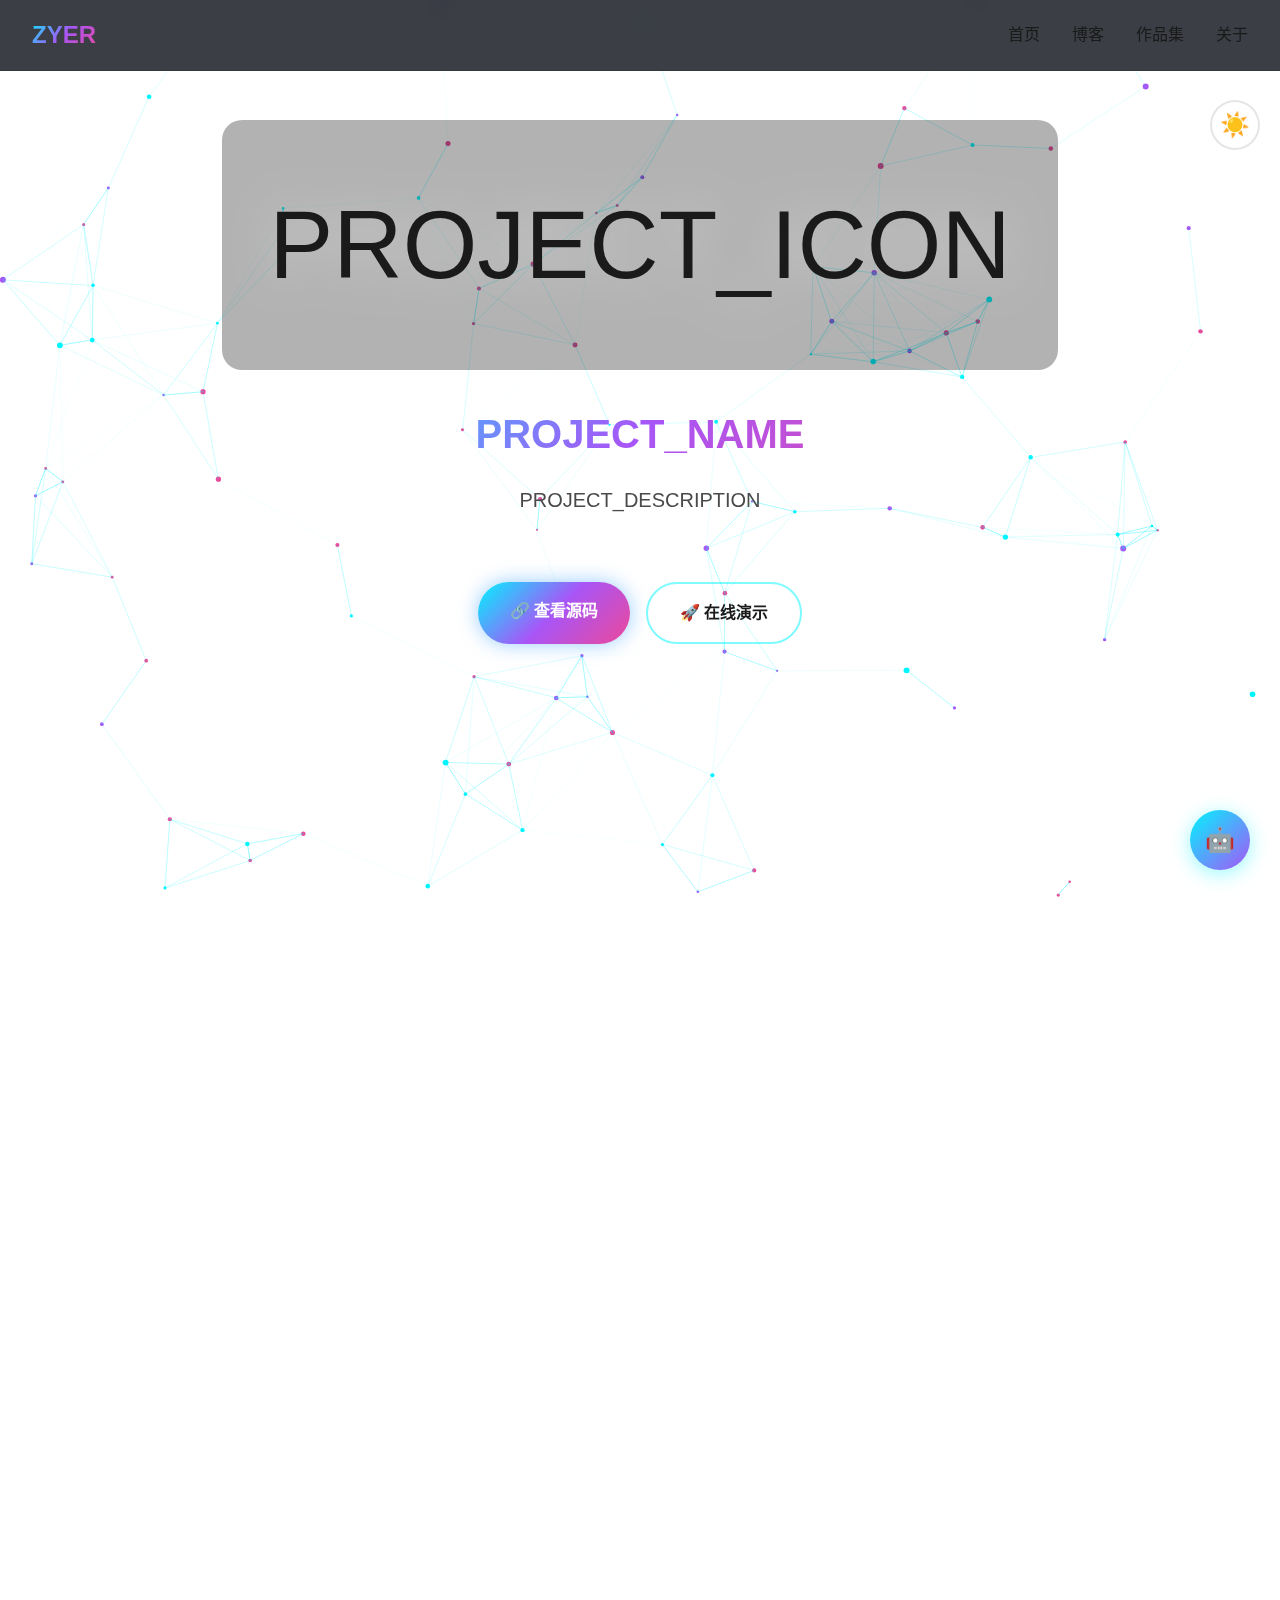
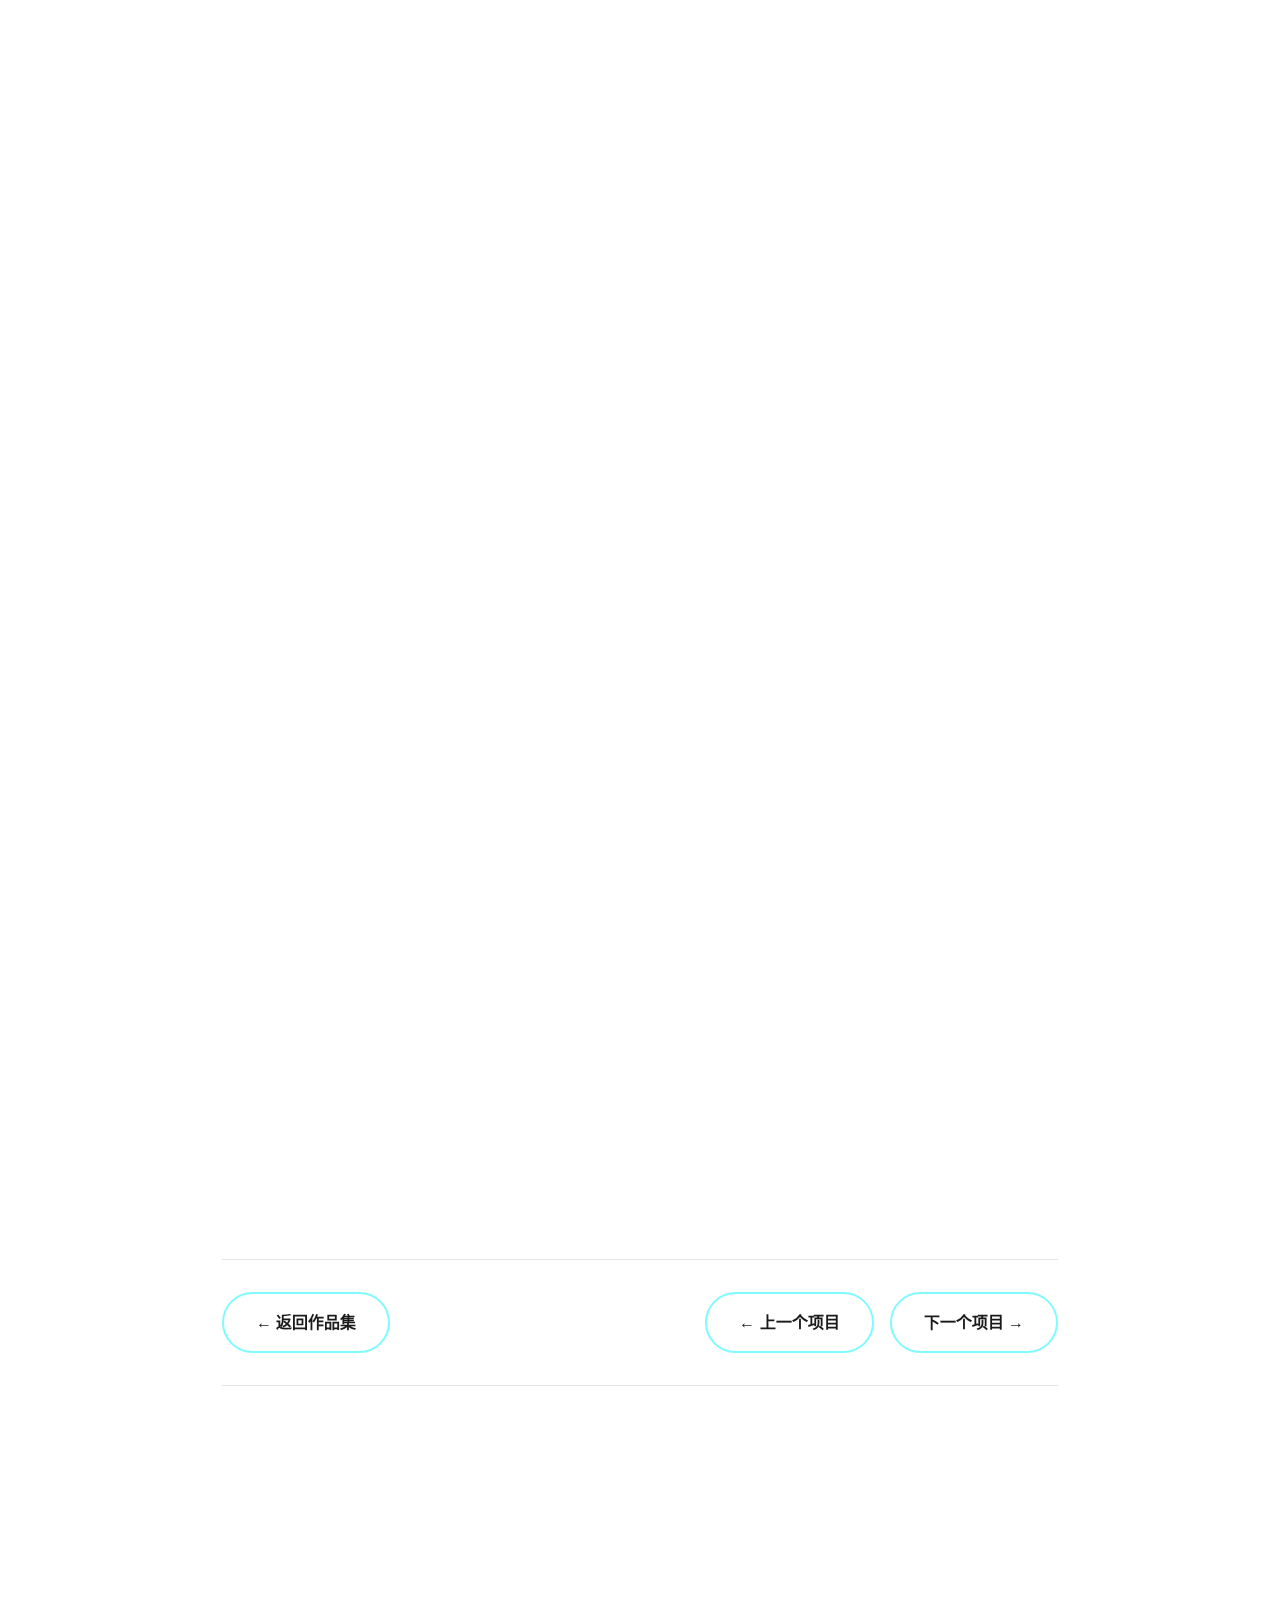
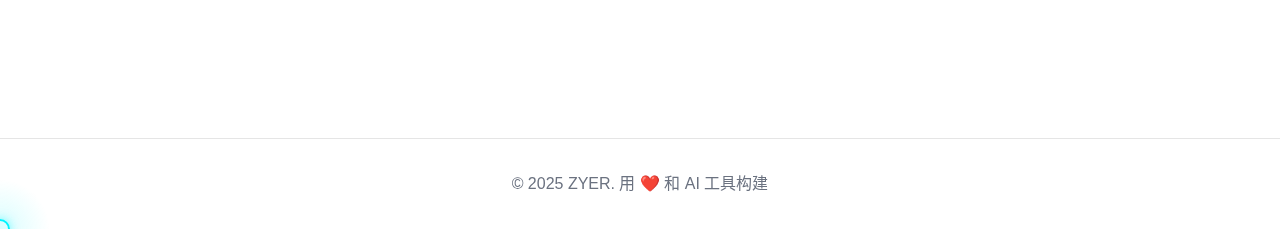
<file: projects/project-template.html>
<!DOCTYPE html>
<html lang="zh-CN">
<head>
    <meta charset="UTF-8">
    <meta name="viewport" content="width=device-width, initial-scale=1.0">
    <meta http-equiv="X-UA-Compatible" content="IE=edge">

    <!-- SEO -->
    <title>PROJECT_NAME - ZYER的作品</title>
    <meta name="description" content="PROJECT_DESCRIPTION">
    <meta name="keywords" content="ZYER, PROJECT_NAME, PROJECT_TAGS, 项目展示">
    <meta name="author" content="ZYER">

    <!-- Open Graph -->
    <meta property="og:type" content="website">
    <meta property="og:title" content="PROJECT_NAME">
    <meta property="og:description" content="PROJECT_DESCRIPTION">
    <meta property="og:url" content="https://zyerai.github.io/zyer/projects/PROJECT_SLUG.html">

    <!-- Twitter Card -->
    <meta name="twitter:card" content="summary_large_image">
    <meta name="twitter:title" content="PROJECT_NAME">
    <meta name="twitter:description" content="PROJECT_DESCRIPTION">

    <link rel="stylesheet" href="../css/style-ai.css">
    <link rel="stylesheet" href="../css/ai-assistant.css">
    <link rel="stylesheet" href="../css/custom-cursor.css">
    <link rel="stylesheet" href="../css/project-detail.css">
    <link rel="canonical" href="https://zyerai.github.io/zyer/projects/PROJECT_SLUG.html">
</head>
<body>
    <canvas id="particles-canvas"></canvas>

    <!-- 主题切换按钮 -->
    <button id="theme-toggle" class="theme-toggle" aria-label="切换主题">
        <span class="theme-icon">🌙</span>
    </button>

    <nav class="navbar">
        <div class="logo">ZYER</div>
        <ul class="nav-links">
            <li><a href="../index.html" aria-label="首页">首页</a></li>
            <li><a href="../blog.html" aria-label="博客">博客</a></li>
            <li><a href="../portfolio.html" aria-label="作品集">作品集</a></li>
            <li><a href="../about.html" aria-label="关于">关于</a></li>
        </ul>
    </nav>

    <article class="project-container">
        <!-- 项目头部 -->
        <header class="project-header">
            <div class="project-hero" style="background: PROJECT_GRADIENT;">
                <div class="project-icon">PROJECT_ICON</div>
            </div>
            <div class="project-info">
                <h1 class="project-title">PROJECT_NAME</h1>
                <p class="project-description">PROJECT_DESCRIPTION</p>
                <div class="project-meta">
                    <div class="project-tags">
                        <!-- TAGS_LIST -->
                    </div>
                    <div class="project-links">
                        <a href="PROJECT_GITHUB" target="_blank" rel="noopener noreferrer" class="btn btn-primary">
                            🔗 查看源码
                        </a>
                        <a href="PROJECT_DEMO" target="_blank" rel="noopener noreferrer" class="btn btn-secondary">
                            🚀 在线演示
                        </a>
                    </div>
                </div>
            </div>
        </header>

        <!-- 项目统计 -->
        <section class="project-stats">
            <div class="stat">
                <div class="stat-icon">⭐</div>
                <div class="stat-value">PROJECT_STARS</div>
                <div class="stat-label">Stars</div>
            </div>
            <div class="stat">
                <div class="stat-icon">🍴</div>
                <div class="stat-value">PROJECT_FORKS</div>
                <div class="stat-label">Forks</div>
            </div>
            <div class="stat">
                <div class="stat-icon">👁️</div>
                <div class="stat-value">PROJECT_VIEWS</div>
                <div class="stat-label">Views</div>
            </div>
            <div class="stat">
                <div class="stat-icon">📅</div>
                <div class="stat-value">PROJECT_DATE</div>
                <div class="stat-label">更新时间</div>
            </div>
        </section>

        <!-- 项目详情 -->
        <section class="project-section">
            <h2>项目简介</h2>
            <div class="project-content">
                <!-- INTRO_CONTENT -->
            </div>
        </section>

        <section class="project-section">
            <h2>主要功能</h2>
            <ul class="feature-list">
                <!-- FEATURES_LIST -->
            </ul>
        </section>

        <section class="project-section">
            <h2>技术栈</h2>
            <div class="tech-stack">
                <!-- TECH_STACK -->
            </div>
        </section>

        <section class="project-section">
            <h2>安装与使用</h2>
            <div class="installation">
                <h3>环境要求</h3>
                <ul>
                    <!-- REQUIREMENTS -->
                </ul>

                <h3>安装步骤</h3>
                <pre><code>INSTALL_COMMANDS</code></pre>

                <h3>运行项目</h3>
                <pre><code>RUN_COMMANDS</code></pre>
            </div>
        </section>

        <section class="project-section">
            <h2>项目截图</h2>
            <div class="project-gallery">
                <!-- SCREENSHOTS -->
            </div>
        </section>

        <section class="project-section">
            <h2>贡献指南</h2>
            <div class="contribution">
                <!-- CONTRIBUTION_GUIDE -->
            </div>
        </section>

        <section class="project-section">
            <h2>许可证</h2>
            <p class="license">PROJECT_LICENSE</p>
        </section>

        <!-- 项目导航 -->
        <nav class="project-navigation">
            <a href="../portfolio.html" class="btn btn-secondary">← 返回作品集</a>
            <div class="nav-buttons">
                <a href="PREV_PROJECT" class="btn btn-secondary">← 上一个项目</a>
                <a href="NEXT_PROJECT" class="btn btn-secondary">下一个项目 →</a>
            </div>
        </nav>

        <!-- 相关项目 -->
        <section class="related-projects">
            <h2>相关项目</h2>
            <div class="related-projects-grid">
                <!-- RELATED_PROJECTS -->
            </div>
        </section>
    </article>

    <footer style="text-align: center; padding: 2rem; color: var(--text-muted); border-top: 1px solid var(--border-color); margin-top: 4rem;">
        <p>&copy; 2025 ZYER. 用 ❤️ 和 AI 工具构建</p>
    </footer>

    <!-- Google Analytics -->
    <script async src="https://www.googletagmanager.com/gtag/js?id=G-XXXXXXXXXX"></script>
    <script>
        window.dataLayer = window.dataLayer || [];
        function gtag(){dataLayer.push(arguments);}
        gtag('js', new Date());
        gtag('config', 'G-XXXXXXXXXX');
    </script>

    <script src="../js/particles.js"></script>
    <script src="../js/ai-assistant.js"></script>
    <script src="../js/custom-cursor.js"></script>
    <script src="../js/theme-toggle.js"></script>

    <script>
        // 代码复制功能
        document.addEventListener('DOMContentLoaded', () => {
            document.querySelectorAll('pre code').forEach(block => {
                const button = document.createElement('button');
                button.className = 'copy-button';
                button.textContent = '复制';
                button.addEventListener('click', () => {
                    navigator.clipboard.writeText(block.textContent);
                    button.textContent = '已复制!';
                    setTimeout(() => button.textContent = '复制', 2000);
                });
                block.parentElement.style.position = 'relative';
                block.parentElement.appendChild(button);
            });

            // 平滑滚动
            document.querySelectorAll('a[href^="#"]').forEach(anchor => {
                anchor.addEventListener('click', function (e) {
                    e.preventDefault();
                    const target = document.querySelector(this.getAttribute('href'));
                    if (target) {
                        target.scrollIntoView({
                            behavior: 'smooth',
                            block: 'start'
                        });
                    }
                });
            });
        });
    </script>
</body>
</html>
</file>
<file: css/style-ai.css>
/* ==========================================
     AI风格个人主页 - 全局样式
     ========================================== */

  /* ==================== CSS变量 ==================== */
  :root {
    --bg-primary: #0a0e17;
    --bg-secondary: #111827;
    --bg-card: rgba(17, 24, 39, 0.8);
    --gradient-main: linear-gradient(135deg, #00f5ff, #a855f7, #ec4899);
    --gradient-secondary: linear-gradient(135deg, #3b82f6, #8b5cf6);
    --text-primary: #f9fafb;
    --text-secondary: #9ca3af;
    --text-muted: #6b7280;
    --border-color: rgba(255, 255, 255, 0.1);
    --glow-primary: rgba(0, 245, 255, 0.6);
    --glow-secondary: rgba(168, 85, 247, 0.5);
    --font-main: 'Inter', -apple-system, BlinkMacSystemFont, 'Segoe UI', sans-serif;
    --font-code: 'Fira Code', 'Courier New', monospace;
}

* {
    margin: 0;
    padding: 0;
    box-sizing: border-box;
}

html {
    scroll-behavior: smooth;
}

body {
    font-family: var(--font-main);
    background: var(--bg-primary);
    color: var(--text-primary);
    line-height: 1.6;
    overflow-x: hidden;
    min-height: 100vh;
}

#particles-canvas {
    position: fixed;
    top: 0;
    left: 0;
    width: 100%;
    height: 100%;
    z-index: -1;
    pointer-events: none;
}

.navbar {
    position: fixed;
    top: 0;
    left: 0;
    right: 0;
    z-index: 1000;
    padding: 1rem 2rem;
    background: rgba(10, 14, 23, 0.8);
    backdrop-filter: blur(10px);
    border-bottom: 1px solid var(--border-color);
    display: flex;
    justify-content: space-between;
    align-items: center;
}

.navbar .logo {
    font-size: 1.5rem;
    font-weight: bold;
    background: var(--gradient-main);
    -webkit-background-clip: text;
    -webkit-text-fill-color: transparent;
    background-clip: text;
    animation: breathe 3s ease-in-out infinite;
}

@keyframes breathe {
    0%, 100% { filter: drop-shadow(0 0 5px var(--glow-primary)); }
    50% { filter: drop-shadow(0 0 20px var(--glow-primary)); }
}

.nav-links {
    display: flex;
    gap: 2rem;
    list-style: none;
}

.nav-links a {
    color: var(--text-primary);
    text-decoration: none;
    position: relative;
    padding: 0.5rem 0;
    transition: color 0.3s ease;
}

.nav-links a:hover {
    color: #00f5ff;
}

.nav-links a::after {
    content: '';
    position: absolute;
    bottom: 0;
    left: 0;
    width: 0;
    height: 2px;
    background: var(--gradient-main);
    transition: width 0.3s ease;
}

.nav-links a:hover::after {
    width: 100%;
}

.container {
    max-width: 1200px;
    margin: 0 auto;
    padding: 0 2rem;
    padding-top: 100px;
}

section {
    padding: 5rem 0;
    opacity: 0;
    transform: translateY(30px);
    transition: opacity 0.6s ease, transform 0.6s ease;
}

section.visible {
    opacity: 1;
    transform: translateY(0);
}

h1, h2, h3, h4 {
    font-weight: 700;
    margin-bottom: 1rem;
}

h1 {
    font-size: 3rem;
    background: var(--gradient-main);
    -webkit-background-clip: text;
    -webkit-text-fill-color: transparent;
    background-clip: text;
}

h2 {
    font-size: 2.5rem;
    margin-bottom: 2rem;
}

h3 {
    font-size: 1.8rem;
}

.typewriter {
    display: inline-block;
    overflow: hidden;
    border-right: 3px solid #00f5ff;
    white-space: nowrap;
    animation: blink-caret 0.75s step-end infinite;
}

@keyframes blink-caret {
    from, to { border-color: transparent; }
    50% { border-color: #00f5ff; }
}

.btn {
    display: inline-block;
    padding: 1rem 2rem;
    font-size: 1rem;
    font-weight: 600;
    text-decoration: none;
    border-radius: 50px;
    border: none;
    cursor: pointer;
    transition: all 0.3s ease;
}

.btn-primary {
    background: var(--gradient-main);
    color: white;
    box-shadow: 0 0 20px var(--glow-primary);
}

.btn-primary:hover {
    transform: scale(1.05);
    box-shadow: 0 0 30px var(--glow-primary), 0 0 60px var(--glow-secondary);
}

.btn-secondary {
    background: transparent;
    color: var(--text-primary);
    border: 2px solid rgba(0, 245, 255, 0.5);
}

.btn-secondary:hover {
    background: rgba(0, 245, 255, 0.1);
    border-color: #00f5ff;
    box-shadow: 0 0 20px var(--glow-primary);
}

.card {
    background: var(--bg-card);
    backdrop-filter: blur(10px);
    border: 1px solid var(--border-color);
    border-radius: 20px;
    padding: 2rem;
    transition: all 0.3s ease;
}

.card:hover {
    transform: translateY(-5px);
    border-color: rgba(0, 245, 255, 0.3);
    box-shadow: 0 10px 40px rgba(0, 245, 255, 0.2);
}

.tag {
    display: inline-block;
    padding: 0.5rem 1rem;
    background: rgba(0, 245, 255, 0.1);
    border: 1px solid rgba(0, 245, 255, 0.3);
    border-radius: 20px;
    font-size: 0.875rem;
    font-family: var(--font-code);
    color: #00f5ff;
    margin: 0.25rem;
    transition: all 0.3s ease;
}

.tag:hover {
    background: rgba(0, 245, 255, 0.2);
    box-shadow: 0 0 15px var(--glow-primary);
}

.gradient-text {
    background: var(--gradient-main);
    -webkit-background-clip: text;
    -webkit-text-fill-color: transparent;
    background-clip: text;
}

/* ==================== 响应式设计 ==================== */

/* 平板设备 (768px - 1024px) */
@media (max-width: 1024px) {
    .container {
        max-width: 100%;
        padding: 0 1.5rem;
    }

    h1 { font-size: 2.5rem; }
    h2 { font-size: 2rem; }
    h3 { font-size: 1.6rem; }

    .card {
        padding: 1.5rem;
    }
}

/* 移动设备 (最大768px) */
@media (max-width: 768px) {
    /* 导航栏优化 */
    .navbar {
        padding: 0.75rem 1rem;
        flex-wrap: wrap;
    }

    .navbar .logo {
        font-size: 1.25rem;
    }

    .nav-links {
        gap: 0.75rem;
        font-size: 0.875rem;
    }

    .nav-links a {
        padding: 0.4rem 0;
    }

    /* 容器优化 */
    .container {
        padding: 0 1rem;
        padding-top: 80px;
    }

    /* 标题优化 */
    h1 {
        font-size: 2rem;
        line-height: 1.2;
    }

    h2 {
        font-size: 1.5rem;
        margin-bottom: 1.5rem;
    }

    h3 {
        font-size: 1.25rem;
    }

    /* 按钮优化 */
    .btn {
        padding: 0.75rem 1.5rem;
        font-size: 0.9rem;
    }

    /* 卡片优化 */
    .card {
        padding: 1.25rem;
        margin-bottom: 1rem;
    }

    /* Section优化 */
    section {
        padding: 2.5rem 0;
    }

    /* 标签优化 */
    .tag {
        padding: 0.35rem 0.75rem;
        font-size: 0.75rem;
    }

    /* 英雄区域 */
    .hero {
        text-align: center;
    }

    .hero h1 {
        font-size: 1.75rem;
    }

    .hero p {
        font-size: 1.1rem;
    }

    /* 网格布局优化 */
    [style*="grid-template-columns: repeat(auto-fit, minmax(300px, 1fr))"],
    [style*="grid-template-columns: repeat(auto-fit, minmax(350px, 1fr))"] {
        grid-template-columns: 1fr !important;
        gap: 1rem !important;
    }

    /* 按钮组优化 */
    [style*="display: flex; gap: 1rem"],
    [style*="display: flex; gap: 1.5rem"] {
        flex-direction: column;
        gap: 0.75rem !important;
    }

    [style*="display: flex; gap: 1rem"] .btn,
    [style*="display: flex; gap: 1.5rem"] .btn {
        width: 100%;
        margin: 0 !important;
    }
}

/* 小屏手机 (最大480px) */
@media (max-width: 480px) {
    .navbar {
        padding: 0.5rem;
    }

    .navbar .logo {
        font-size: 1.1rem;
    }

    .nav-links {
        gap: 0.5rem;
        font-size: 0.75rem;
    }

    h1 {
        font-size: 1.5rem;
    }

    h2 {
        font-size: 1.25rem;
    }

    h3 {
        font-size: 1.1rem;
    }

    .container {
        padding: 0 0.75rem;
        padding-top: 70px;
    }

    .card {
        padding: 1rem;
    }

    section {
        padding: 2rem 0;
    }

    .btn {
        padding: 0.6rem 1.25rem;
        font-size: 0.85rem;
    }
}

/* 触摸屏设备优化 */
@media (hover: none) and (pointer: coarse) {
    .btn:hover,
    .card:hover,
    .tag:hover,
    .nav-links a:hover {
        transform: none;
    }

    .btn:active {
        transform: scale(0.98);
    }

    .card:active {
        transform: scale(0.99);
    }
}

/* 横屏模式优化 */
@media (max-width: 768px) and (orientation: landscape) {
    .container {
        padding-top: 60px;
    }

    section {
        padding: 1.5rem 0;
    }

    h1 {
        font-size: 1.75rem;
    }
}

/* 高对比度模式支持 */
@media (prefers-contrast: high) {
    :root {
        --border-color: rgba(255, 255, 255, 0.3);
    }

    .card {
        border: 2px solid var(--border-color);
    }

    .btn-secondary {
        border-width: 2px;
    }
}

/* 减少动画模式支持 */
@media (prefers-reduced-motion: reduce) {
    *,
    *::before,
    *::after {
        animation-duration: 0.01ms !important;
        animation-iteration-count: 1 !important;
        transition-duration: 0.01ms !important;
    }
}

@keyframes fadeInUp {
    from { opacity: 0; transform: translateY(30px); }
    to { opacity: 1; transform: translateY(0); }
}

.fade-in-up {
    animation: fadeInUp 0.6s ease forwards;
}
</file>
<file: css/ai-assistant.css>
/* AI助手样式 */
 .ai-assistant-fab {
    position: fixed;
    bottom: 30px;
    right: 30px;
    width: 60px;
    height: 60px;
    background: linear-gradient(135deg, #00f5ff, #a855f7);
    border-radius: 50%;
    display: flex;
    align-items: center;
    justify-content: center;
    font-size: 1.5rem;
    cursor: pointer;
    box-shadow: 0 4px 20px rgba(0, 245, 255, 0.4);
    z-index: 999;
    animation: pulse 2s ease-in-out infinite;
    transition: transform 0.3s ease;
}

.ai-assistant-fab:hover {
    transform: scale(1.1);
}

@keyframes pulse {
    0%, 100% { box-shadow: 0 4px 20px rgba(0, 245, 255, 0.4); }
    50% { box-shadow: 0 4px 40px rgba(0, 245, 255, 0.8); }
}

.ai-assistant-window {
    position: fixed;
    bottom: 100px;
    right: 30px;
    width: 350px;
    height: 500px;
    background: rgba(17, 24, 39, 0.95);
    backdrop-filter: blur(20px);
    border: 1px solid rgba(0, 245, 255, 0.3);
    border-radius: 20px;
    display: flex;
    flex-direction: column;
    z-index: 999;
    opacity: 0;
    transform: scale(0.8) translateY(20px);
    pointer-events: none;
    transition: all 0.3s ease;
}

.ai-assistant-window.open {
    opacity: 1;
    transform: scale(1) translateY(0);
    pointer-events: all;
}

.assistant-header {
    padding: 1.5rem;
    border-bottom: 1px solid rgba(255, 255, 255, 0.1);
    display: flex;
    justify-content: space-between;
    align-items: center;
}

.assistant-header h3 {
    margin: 0;
    font-size: 1.2rem;
    background: linear-gradient(135deg, #00f5ff, #a855f7);
    -webkit-background-clip: text;
    -webkit-text-fill-color: transparent;
}

.close-btn {
    background: none;
    border: none;
    color: var(--text-secondary);
    font-size: 2rem;
    cursor: pointer;
    padding: 0;
    width: 30px;
    height: 30px;
    line-height: 1;
    transition: color 0.3s ease;
}

.close-btn:hover {
    color: #00f5ff;
}

.assistant-messages {
    flex: 1;
    padding: 1.5rem;
    overflow-y: auto;
}

.message {
    margin-bottom: 1rem;
    padding: 1rem;
    border-radius: 10px;
    animation: fadeInUp 0.3s ease;
}

.message.bot {
    background: rgba(0, 245, 255, 0.1);
    border-left: 3px solid #00f5ff;
}

.message.user {
    background: rgba(168, 85, 247, 0.2);
    border-right: 3px solid #a855f7;
    margin-left: 2rem;
}

.typing-cursor {
    animation: blink 0.75s step-end infinite;
}

@keyframes blink {
    from, to { opacity: 1; }
    50% { opacity: 0; }
}

.assistant-questions {
    padding: 1rem;
    border-top: 1px solid rgba(255, 255, 255, 0.1);
    display: flex;
    flex-direction: column;
    gap: 0.5rem;
}

.preset-question {
    background: rgba(0, 245, 255, 0.1);
    border: 1px solid rgba(0, 245, 255, 0.3);
    border-radius: 10px;
    padding: 0.75rem 1rem;
    color: var(--text-primary);
    cursor: pointer;
    transition: all 0.3s ease;
    text-align: left;
}

.preset-question:hover {
    background: rgba(0, 245, 255, 0.2);
    border-color: #00f5ff;
    transform: translateX(5px);
}

.assistant-messages::-webkit-scrollbar {
    width: 6px;
}

.assistant-messages::-webkit-scrollbar-track {
    background: rgba(255, 255, 255, 0.05);
}

.assistant-messages::-webkit-scrollbar-thumb {
    background: rgba(0, 245, 255, 0.3);
    border-radius: 3px;
}

.assistant-messages::-webkit-scrollbar-thumb:hover {
    background: rgba(0, 245, 255, 0.5);
}
</file>
<file: css/custom-cursor.css>
/* 自定义鼠标样式 */
body {
    cursor: none;
}

.custom-cursor {
    position: fixed;
    width: 20px;
    height: 20px;
    border: 2px solid #00f5ff;
    border-radius: 50%;
    pointer-events: none;
    z-index: 10000;
    transform: translate(-50%, -50%);
    box-shadow: 0 0 10px rgba(0, 245, 255, 0.5);
}

.custom-cursor.hover {
    transform: translate(-50%, -50%) scale(1.5);
    background: rgba(0, 245, 255, 0.2);
    border-color: #a855f7;
    transition: transform 0.2s ease, background 0.2s ease, border-color 0.2s ease;
}

.cursor-trail {
    position: fixed;
    width: 12px;
    height: 12px;
    background: radial-gradient(circle, rgba(0, 245, 255, 0.8) 0%, rgba(168, 85, 247, 0.4) 50%, transparent 100%);
    border-radius: 50%;
    pointer-events: none;
    z-index: 9999;
    transform: translate(-50%, -50%);
    animation: fadeOut 0.8s ease forwards;
}

@keyframes fadeOut {
    0% {
        opacity: 1;
        transform: translate(-50%, -50%) scale(1);
    }
    100% {
        opacity: 0;
        transform: translate(-50%, -50%) scale(0.3);
    }
}

.cursor-click {
    position: fixed;
    width: 40px;
    height: 40px;
    border: 2px solid #00f5ff;
    border-radius: 50%;
    pointer-events: none;
    z-index: 10001;
    transform: translate(-50%, -50%);
    animation: clickEffect 0.5s ease-out forwards;
}

@keyframes clickEffect {
    0% {
        transform: translate(-50%, -50%) scale(0);
        opacity: 1;
    }
    100% {
        transform: translate(-50%, -50%) scale(2.5);
        opacity: 0;
    }
}

a, button, .btn, .card, .nav-links a {
    cursor: none;
}

input, textarea, select {
    cursor: auto;
}

.cursor-glow {
    position: fixed;
    width: 100px;
    height: 100px;
    background: radial-gradient(circle, rgba(0, 245, 255, 0.15) 0%, transparent 70%);
    border-radius: 50%;
    pointer-events: none;
    z-index: 9998;
    transform: translate(-50%, -50%);
}
</file>
<file: css/blog-post.css>
/* ==========================================
     博客文章详情页样式
     ========================================== */

/* 主题切换按钮 */
.theme-toggle {
    position: fixed;
    top: 100px;
    right: 20px;
    width: 50px;
    height: 50px;
    border-radius: 50%;
    background: var(--bg-card);
    border: 2px solid var(--border-color);
    cursor: pointer;
    z-index: 999;
    transition: all 0.3s ease;
    backdrop-filter: blur(10px);
    font-size: 1.5rem;
    display: flex;
    align-items: center;
    justify-content: center;
}

.theme-toggle:hover {
    transform: scale(1.1);
    box-shadow: 0 0 20px var(--glow-primary);
}

/* 滚动进度条 */
.reading-progress {
    position: fixed;
    top: 0;
    left: 0;
    height: 3px;
    background: var(--gradient-main);
    z-index: 10000;
    transition: width 0.1s ease;
    box-shadow: 0 0 10px var(--glow-primary);
}

/* 文章容器 */
.blog-post-container {
    max-width: 800px;
    margin: 0 auto;
    padding: 120px 2rem 4rem;
}

/* 文章头部 */
.blog-header {
    text-align: center;
    margin-bottom: 4rem;
    padding-bottom: 2rem;
    border-bottom: 1px solid var(--border-color);
}

.blog-meta {
    display: flex;
    justify-content: center;
    gap: 1rem;
    flex-wrap: wrap;
    margin-bottom: 1.5rem;
}

.blog-date,
.blog-category,
.blog-reading-time {
    padding: 0.5rem 1rem;
    background: rgba(0, 245, 255, 0.1);
    border: 1px solid rgba(0, 245, 255, 0.3);
    border-radius: 20px;
    font-size: 0.875rem;
    color: #00f5ff;
}

.blog-title {
    font-size: 2.5rem;
    margin: 1rem 0;
    background: var(--gradient-main);
    -webkit-background-clip: text;
    -webkit-text-fill-color: transparent;
    background-clip: text;
    line-height: 1.2;
}

.blog-excerpt {
    font-size: 1.25rem;
    color: var(--text-secondary);
    margin: 1.5rem 0;
    line-height: 1.8;
}

.blog-tags {
    display: flex;
    justify-content: center;
    gap: 0.5rem;
    flex-wrap: wrap;
    margin-top: 1.5rem;
}

/* 文章内容 */
.blog-content {
    margin: 3rem 0;
}

.prose {
    font-size: 1.125rem;
    line-height: 1.8;
    color: var(--text-primary);
}

.prose h2 {
    font-size: 2rem;
    margin: 3rem 0 1.5rem;
    padding-bottom: 0.5rem;
    border-bottom: 2px solid var(--border-color);
    color: #00f5ff;
}

.prose h3 {
    font-size: 1.5rem;
    margin: 2rem 0 1rem;
    color: #a855f7;
}

.prose p {
    margin-bottom: 1.5rem;
}

.prose ul,
.prose ol {
    margin-bottom: 1.5rem;
    padding-left: 2rem;
}

.prose li {
    margin-bottom: 0.5rem;
}

.prose a {
    color: #00f5ff;
    text-decoration: none;
    border-bottom: 1px solid transparent;
    transition: border-color 0.3s ease;
}

.prose a:hover {
    border-color: #00f5ff;
}

.prose code {
    background: rgba(0, 245, 255, 0.1);
    padding: 0.2rem 0.5rem;
    border-radius: 4px;
    font-family: var(--font-code);
    font-size: 0.9em;
    color: #00f5ff;
}

.prose pre {
    background: var(--bg-secondary);
    padding: 1.5rem;
    border-radius: 10px;
    overflow-x: auto;
    margin: 2rem 0;
    border: 1px solid var(--border-color);
}

.prose pre code {
    background: none;
    padding: 0;
    color: var(--text-primary);
}

.prose blockquote {
    border-left: 4px solid #00f5ff;
    padding-left: 1.5rem;
    margin: 2rem 0;
    color: var(--text-secondary);
    font-style: italic;
}

.prose img {
    max-width: 100%;
    height: auto;
    border-radius: 10px;
    margin: 2rem 0;
    box-shadow: 0 10px 30px rgba(0, 0, 0, 0.3);
}

.prose table {
    width: 100%;
    border-collapse: collapse;
    margin: 2rem 0;
}

.prose th,
.prose td {
    padding: 1rem;
    border: 1px solid var(--border-color);
    text-align: left;
}

.prose th {
    background: rgba(0, 245, 255, 0.1);
    color: #00f5ff;
}

/* 文章导航 */
.blog-navigation {
    display: flex;
    justify-content: space-between;
    align-items: center;
    flex-wrap: wrap;
    gap: 1rem;
    padding: 2rem 0;
    margin-top: 4rem;
    border-top: 1px solid var(--border-color);
    border-bottom: 1px solid var(--border-color);
}

.nav-buttons {
    display: flex;
    gap: 1rem;
}

/* 相关文章 */
.related-posts {
    margin-top: 4rem;
    padding: 2rem 0;
}

.related-posts h2 {
    margin-bottom: 2rem;
    color: #00f5ff;
}

.related-posts-grid {
    display: grid;
    grid-template-columns: repeat(auto-fit, minmax(250px, 1fr));
    gap: 1.5rem;
}

.related-post-card {
    background: var(--bg-card);
    border: 1px solid var(--border-color);
    border-radius: 10px;
    padding: 1.5rem;
    transition: all 0.3s ease;
    text-decoration: none;
    color: var(--text-primary);
    display: block;
}

.related-post-card:hover {
    transform: translateY(-5px);
    border-color: rgba(0, 245, 255, 0.3);
    box-shadow: 0 10px 30px rgba(0, 245, 255, 0.2);
}

.related-post-card h3 {
    font-size: 1.1rem;
    margin-bottom: 0.5rem;
    color: #00f5ff;
}

.related-post-card p {
    font-size: 0.9rem;
    color: var(--text-secondary);
}

/* 评论区 */
.comments-section {
    margin-top: 4rem;
    padding: 2rem 0;
}

.comments-section h2 {
    margin-bottom: 2rem;
    color: #00f5ff;
}

#giscus-container {
    background: var(--bg-card);
    padding: 2rem;
    border-radius: 10px;
    border: 1px solid var(--border-color);
}

/* 响应式设计 */
@media (max-width: 768px) {
    .blog-post-container {
        padding: 100px 1rem 2rem;
    }

    .blog-title {
        font-size: 1.75rem;
    }

    .blog-excerpt {
        font-size: 1.1rem;
    }

    .blog-navigation {
        flex-direction: column;
    }

    .nav-buttons {
        width: 100%;
        flex-direction: column;
    }

    .nav-buttons .btn {
        width: 100%;
    }

    .theme-toggle {
        top: 80px;
        right: 10px;
        width: 45px;
        height: 45px;
    }
}

/* 亮色主题 */
[data-theme="light"] {
    --bg-primary: #ffffff;
    --bg-secondary: #f5f5f5;
    --bg-card: rgba(255, 255, 255, 0.9);
    --text-primary: #1a1a1a;
    --text-secondary: #4a4a4a;
    --text-muted: #6b7280;
    --border-color: rgba(0, 0, 0, 0.1);
    --glow-primary: rgba(0, 133, 255, 0.4);
    --glow-secondary: rgba(138, 77, 247, 0.3);
}

[data-theme="light"] .prose code {
    background: rgba(0, 133, 255, 0.1);
    color: #0066ff;
}

[data-theme="light"] .prose pre {
    background: #f5f5f5;
    border-color: rgba(0, 0, 0, 0.1);
}

[data-theme="light"] .prose th {
    background: rgba(0, 133, 255, 0.1);
    color: #0066ff;
}

[data-theme="light"] .blog-date,
[data-theme="light"] .blog-category,
[data-theme="light"] .blog-reading-time {
    background: rgba(0, 133, 255, 0.1);
    border-color: rgba(0, 133, 255, 0.3);
    color: #0066ff;
}

/* 主题过渡动画 */
body {
    transition: background-color 0.3s ease, color 0.3s ease;
}

.blog-post-container,
.card,
.btn {
    transition: background-color 0.3s ease, border-color 0.3s ease, color 0.3s ease;
}
</file>
<file: css/project-detail.css>
/* ==========================================
     项目详情页样式
     ========================================== */

/* 主题切换按钮 */
.theme-toggle {
    position: fixed;
    top: 100px;
    right: 20px;
    width: 50px;
    height: 50px;
    border-radius: 50%;
    background: var(--bg-card);
    border: 2px solid var(--border-color);
    cursor: pointer;
    z-index: 999;
    transition: all 0.3s ease;
    backdrop-filter: blur(10px);
    font-size: 1.5rem;
    display: flex;
    align-items: center;
    justify-content: center;
}

.theme-toggle:hover {
    transform: scale(1.1);
    box-shadow: 0 0 20px var(--glow-primary);
}

/* 项目容器 */
.project-container {
    max-width: 900px;
    margin: 0 auto;
    padding: 120px 2rem 4rem;
}

/* 项目头部 */
.project-header {
    margin-bottom: 3rem;
}

.project-hero {
    height: 250px;
    border-radius: 20px;
    display: flex;
    align-items: center;
    justify-content: center;
    margin-bottom: 2rem;
    position: relative;
    overflow: hidden;
}

.project-hero::before {
    content: '';
    position: absolute;
    top: 0;
    left: 0;
    right: 0;
    bottom: 0;
    background: rgba(0, 0, 0, 0.3);
    z-index: 1;
}

.project-icon {
    font-size: 6rem;
    position: relative;
    z-index: 2;
    filter: drop-shadow(0 0 20px rgba(255, 255, 255, 0.3));
}

.project-info {
    text-align: center;
}

.project-title {
    font-size: 2.5rem;
    margin-bottom: 1rem;
    background: var(--gradient-main);
    -webkit-background-clip: text;
    -webkit-text-fill-color: transparent;
    background-clip: text;
}

.project-description {
    font-size: 1.25rem;
    color: var(--text-secondary);
    margin-bottom: 2rem;
    line-height: 1.8;
}

.project-meta {
    display: flex;
    flex-direction: column;
    gap: 2rem;
    align-items: center;
}

.project-tags {
    display: flex;
    gap: 0.5rem;
    flex-wrap: wrap;
    justify-content: center;
}

.project-links {
    display: flex;
    gap: 1rem;
    flex-wrap: wrap;
    justify-content: center;
}

/* 项目统计 */
.project-stats {
    display: grid;
    grid-template-columns: repeat(auto-fit, minmax(150px, 1fr));
    gap: 2rem;
    margin: 3rem 0;
    padding: 2rem;
    background: var(--bg-card);
    border: 1px solid var(--border-color);
    border-radius: 15px;
}

.stat {
    text-align: center;
    padding: 1rem;
}

.stat-icon {
    font-size: 2rem;
    margin-bottom: 0.5rem;
}

.stat-value {
    font-size: 2rem;
    font-weight: bold;
    background: var(--gradient-main);
    -webkit-background-clip: text;
    -webkit-text-fill-color: transparent;
    background-clip: text;
}

.stat-label {
    font-size: 0.875rem;
    color: var(--text-muted);
    margin-top: 0.5rem;
}

/* 项目区块 */
.project-section {
    margin: 4rem 0;
    padding: 2rem;
    background: var(--bg-card);
    border: 1px solid var(--border-color);
    border-radius: 15px;
}

.project-section h2 {
    font-size: 2rem;
    margin-bottom: 1.5rem;
    color: #00f5ff;
}

.project-content {
    font-size: 1.1rem;
    line-height: 1.8;
    color: var(--text-primary);
}

.project-content p {
    margin-bottom: 1rem;
}

/* 功能列表 */
.feature-list {
    list-style: none;
    padding: 0;
}

.feature-list li {
    padding: 1rem 0;
    padding-left: 2rem;
    position: relative;
    border-bottom: 1px solid var(--border-color);
}

.feature-list li::before {
    content: '✓';
    position: absolute;
    left: 0;
    color: #00f5ff;
    font-weight: bold;
    font-size: 1.2rem;
}

.feature-list li:last-child {
    border-bottom: none;
}

/* 技术栈 */
.tech-stack {
    display: grid;
    grid-template-columns: repeat(auto-fit, minmax(200px, 1fr));
    gap: 1rem;
}

.tech-item {
    padding: 1rem;
    background: rgba(0, 245, 255, 0.05);
    border: 1px solid rgba(0, 245, 255, 0.2);
    border-radius: 10px;
    text-align: center;
    transition: all 0.3s ease;
}

.tech-item:hover {
    background: rgba(0, 245, 255, 0.1);
    border-color: rgba(0, 245, 255, 0.4);
    transform: translateY(-3px);
}

.tech-name {
    font-weight: bold;
    color: #00f5ff;
    margin-bottom: 0.5rem;
}

.tech-version {
    font-size: 0.875rem;
    color: var(--text-muted);
}

/* 安装说明 */
.installation h3 {
    color: #a855f7;
    margin: 2rem 0 1rem;
}

.installation ul {
    list-style: none;
    padding: 0;
}

.installation li {
    padding: 0.5rem 0;
    padding-left: 1.5rem;
    position: relative;
}

.installation li::before {
    content: '•';
    position: absolute;
    left: 0;
    color: #a855f7;
    font-weight: bold;
}

.installation pre {
    background: var(--bg-secondary);
    padding: 1.5rem;
    border-radius: 10px;
    overflow-x: auto;
    margin: 1rem 0;
    border: 1px solid var(--border-color);
    position: relative;
}

.copy-button {
    position: absolute;
    top: 0.5rem;
    right: 0.5rem;
    padding: 0.5rem 1rem;
    background: rgba(0, 245, 255, 0.2);
    border: 1px solid rgba(0, 245, 255, 0.4);
    border-radius: 5px;
    color: #00f5ff;
    cursor: pointer;
    font-size: 0.875rem;
    transition: all 0.3s ease;
}

.copy-button:hover {
    background: rgba(0, 245, 255, 0.3);
}

/* 项目截图 */
.project-gallery {
    display: grid;
    grid-template-columns: repeat(auto-fit, minmax(300px, 1fr));
    gap: 1.5rem;
}

.gallery-item {
    position: relative;
    border-radius: 10px;
    overflow: hidden;
    aspect-ratio: 16/9;
    background: var(--bg-secondary);
}

.gallery-item img {
    width: 100%;
    height: 100%;
    object-fit: cover;
    transition: transform 0.3s ease;
}

.gallery-item:hover img {
    transform: scale(1.05);
}

/* 贡献指南 */
.contribution {
    font-size: 1.1rem;
    line-height: 1.8;
}

.contribution p {
    margin-bottom: 1rem;
}

/* 许可证 */
.license {
    font-size: 1.1rem;
    color: var(--text-secondary);
}

/* 项目导航 */
.project-navigation {
    display: flex;
    justify-content: space-between;
    align-items: center;
    flex-wrap: wrap;
    gap: 1rem;
    padding: 2rem 0;
    margin-top: 4rem;
    border-top: 1px solid var(--border-color);
    border-bottom: 1px solid var(--border-color);
}

.nav-buttons {
    display: flex;
    gap: 1rem;
}

/* 相关项目 */
.related-projects {
    margin-top: 4rem;
    padding: 2rem 0;
}

.related-projects h2 {
    margin-bottom: 2rem;
    color: #00f5ff;
}

.related-projects-grid {
    display: grid;
    grid-template-columns: repeat(auto-fit, minmax(250px, 1fr));
    gap: 1.5rem;
}

.related-project-card {
    background: var(--bg-card);
    border: 1px solid var(--border-color);
    border-radius: 10px;
    padding: 1.5rem;
    text-decoration: none;
    color: var(--text-primary);
    transition: all 0.3s ease;
    display: block;
}

.related-project-card:hover {
    transform: translateY(-5px);
    border-color: rgba(0, 245, 255, 0.3);
    box-shadow: 0 10px 30px rgba(0, 245, 255, 0.2);
}

.related-project-icon {
    font-size: 3rem;
    margin-bottom: 1rem;
}

.related-project-card h3 {
    color: #00f5ff;
    margin-bottom: 0.5rem;
}

.related-project-card p {
    font-size: 0.9rem;
    color: var(--text-secondary);
}

/* 响应式设计 */
@media (max-width: 768px) {
    .project-container {
        padding: 100px 1rem 2rem;
    }

    .project-title {
        font-size: 1.75rem;
    }

    .project-description {
        font-size: 1.1rem;
    }

    .project-hero {
        height: 200px;
    }

    .project-icon {
        font-size: 4rem;
    }

    .project-navigation {
        flex-direction: column;
    }

    .nav-buttons {
        width: 100%;
        flex-direction: column;
    }

    .nav-buttons .btn {
        width: 100%;
    }

    .theme-toggle {
        top: 80px;
        right: 10px;
        width: 45px;
        height: 45px;
    }
}

/* 亮色主题 */
[data-theme="light"] {
    --bg-primary: #ffffff;
    --bg-secondary: #f5f5f5;
    --bg-card: rgba(255, 255, 255, 0.9);
    --text-primary: #1a1a1a;
    --text-secondary: #4a4a4a;
    --text-muted: #6b7280;
    --border-color: rgba(0, 0, 0, 0.1);
    --glow-primary: rgba(0, 133, 255, 0.4);
    --glow-secondary: rgba(138, 77, 247, 0.3);
}

[data-theme="light"] .project-section {
    background: rgba(255, 255, 255, 0.95);
    box-shadow: 0 2px 10px rgba(0, 0, 0, 0.05);
}

[data-theme="light"] .tech-item {
    background: rgba(0, 133, 255, 0.05);
    border-color: rgba(0, 133, 255, 0.2);
}

[data-theme="light"] .tech-item:hover {
    background: rgba(0, 133, 255, 0.1);
    border-color: rgba(0, 133, 255, 0.4);
}
</file>
